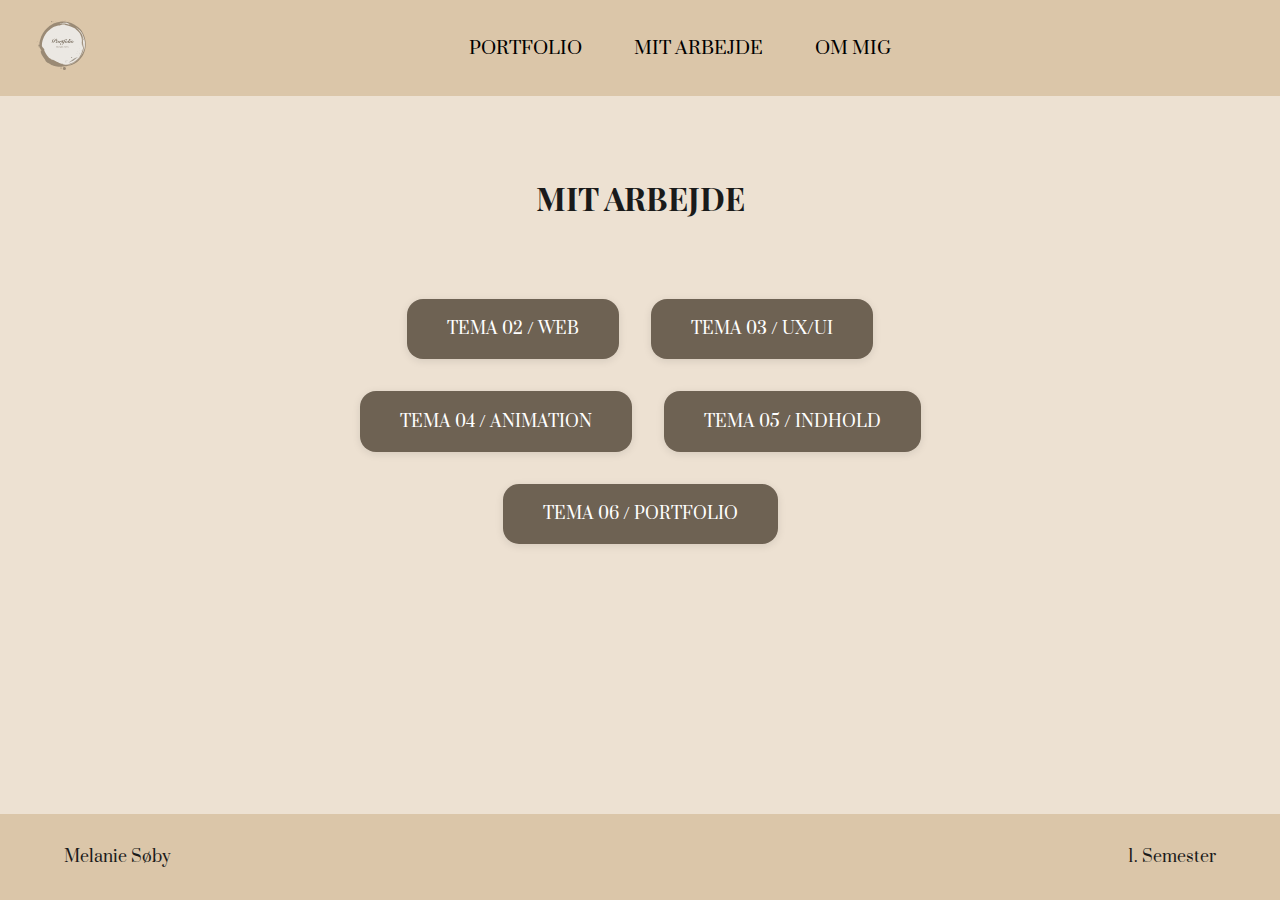
<file: mitarbejde.html>
<!DOCTYPE html>
<html lang="en">
  <head>
    <meta charset="UTF-8" />
    <meta name="viewport" content="width=device-width, initial-scale=1.0" />
    <link rel="icon" type="image/svg+xml" href="svg/logo_2.svg" />
    <link rel="stylesheet" href="css/mitarbejde.css" />
    <link rel="stylesheet" href="css/generel.css" />
    <title>Mit arbejde</title>
  </head>
  <body>
    <div class="page-wrapper">
      <header>
        <div class="logo">
          <a href="index.html"> <img src="svg/logo_2.svg" alt="logo" /> </a>
        </div>

        <nav>
          <ul class="menu">
            <li><a href="index.html">PORTFOLIO</a></li>
            <li><a href="mitarbejde.html">MIT ARBEJDE</a></li>
            <li><a href="ommig.html">OM MIG</a></li>
          </ul>
          <div class="burger">
            <div class="line"></div>
            <div class="line"></div>
            <div class="line"></div>
          </div>
        </nav>
      </header>
      <main>
        <section class="tema-menu">
          <h2>MIT ARBEJDE</h2>
          <div class="tema-buttons">
            <a href="tema02.html" class="tema-box">TEMA 02 / WEB</a>
            <a href="tema03.html" class="tema-box">TEMA 03 / UX/UI</a>
            <a href="tema04.html" class="tema-box">TEMA 04 / ANIMATION</a>
            <a href="tema05.html" class="tema-box">TEMA 05 / INDHOLD</a>
            <a href="tema06.html" class="tema-box">TEMA 06 / PORTFOLIO</a>
          </div>
        </section>
      </main>
    </div>

    <footer class="footer">
      <p class="left">Melanie Søby</p>
      <p class="right">1. Semester</p>
    </footer>

    <script src="menu.js"></script>
  </body>
</html>
</file>
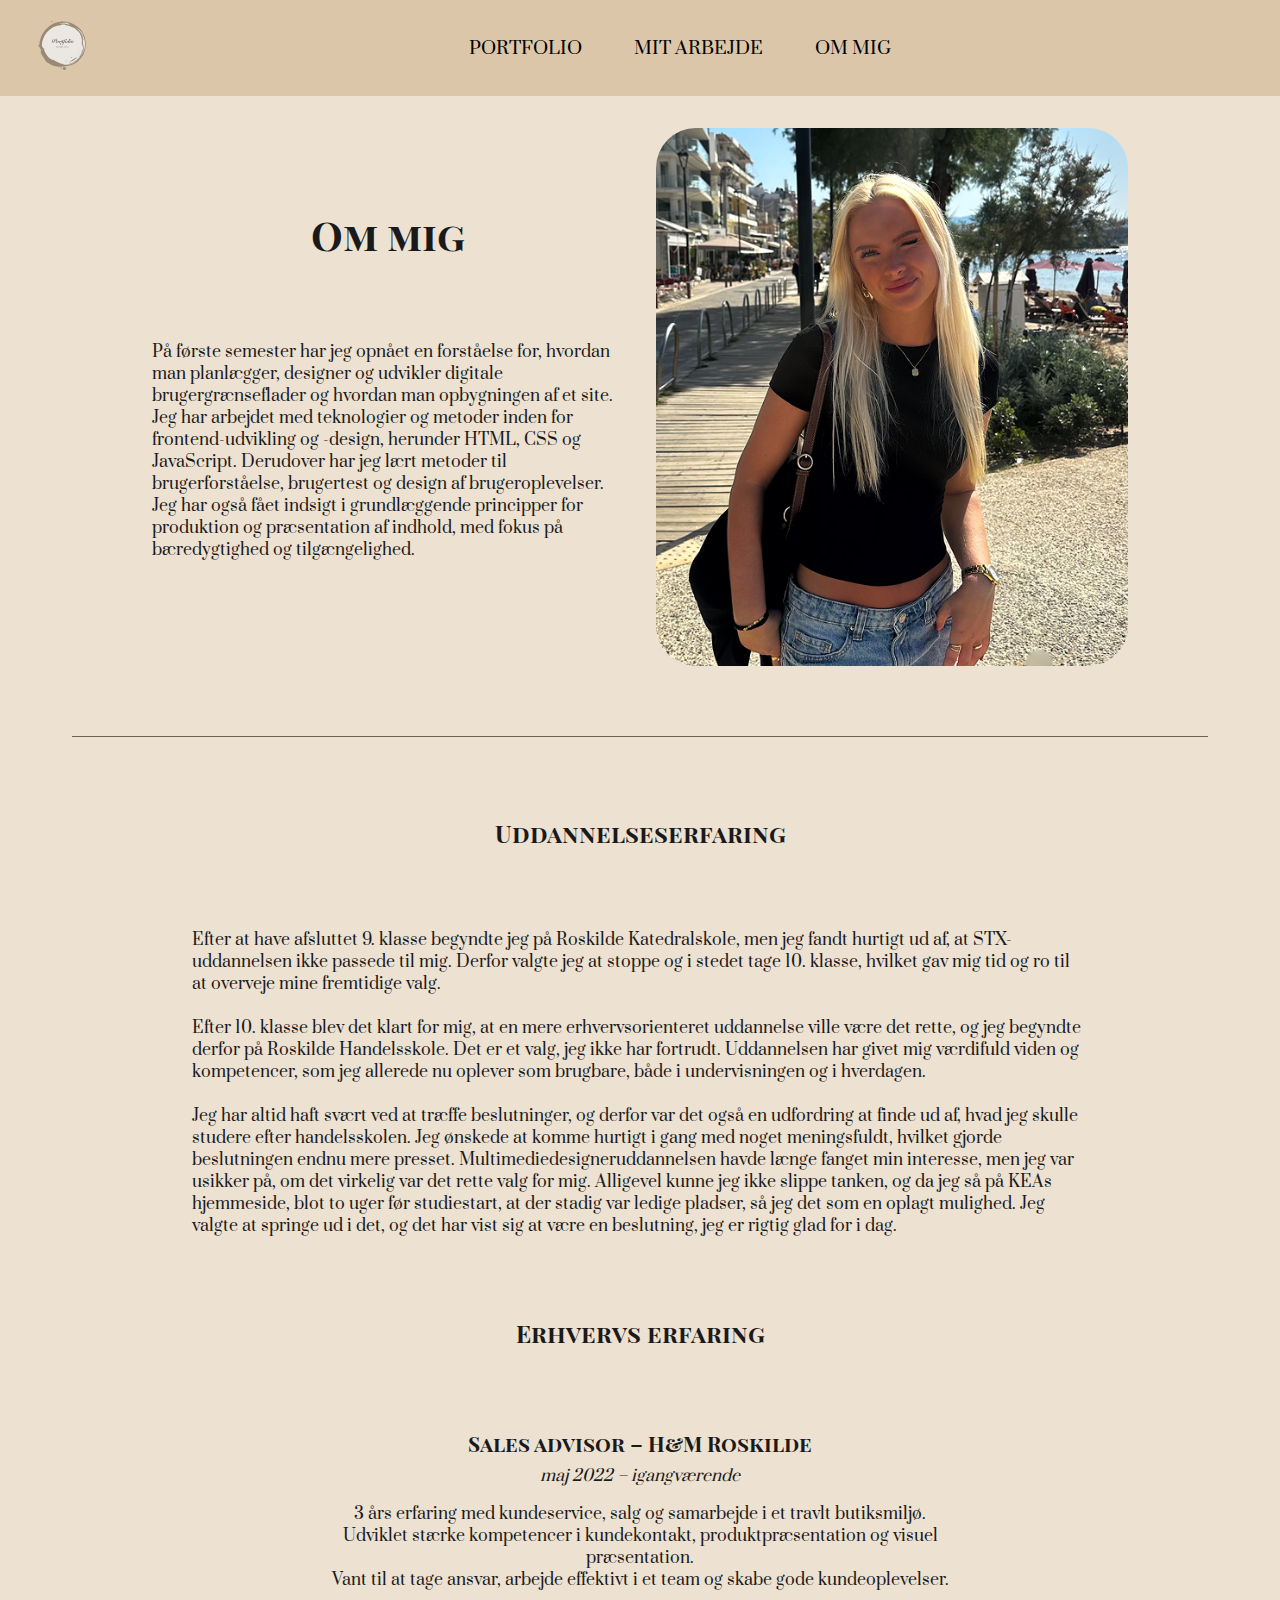
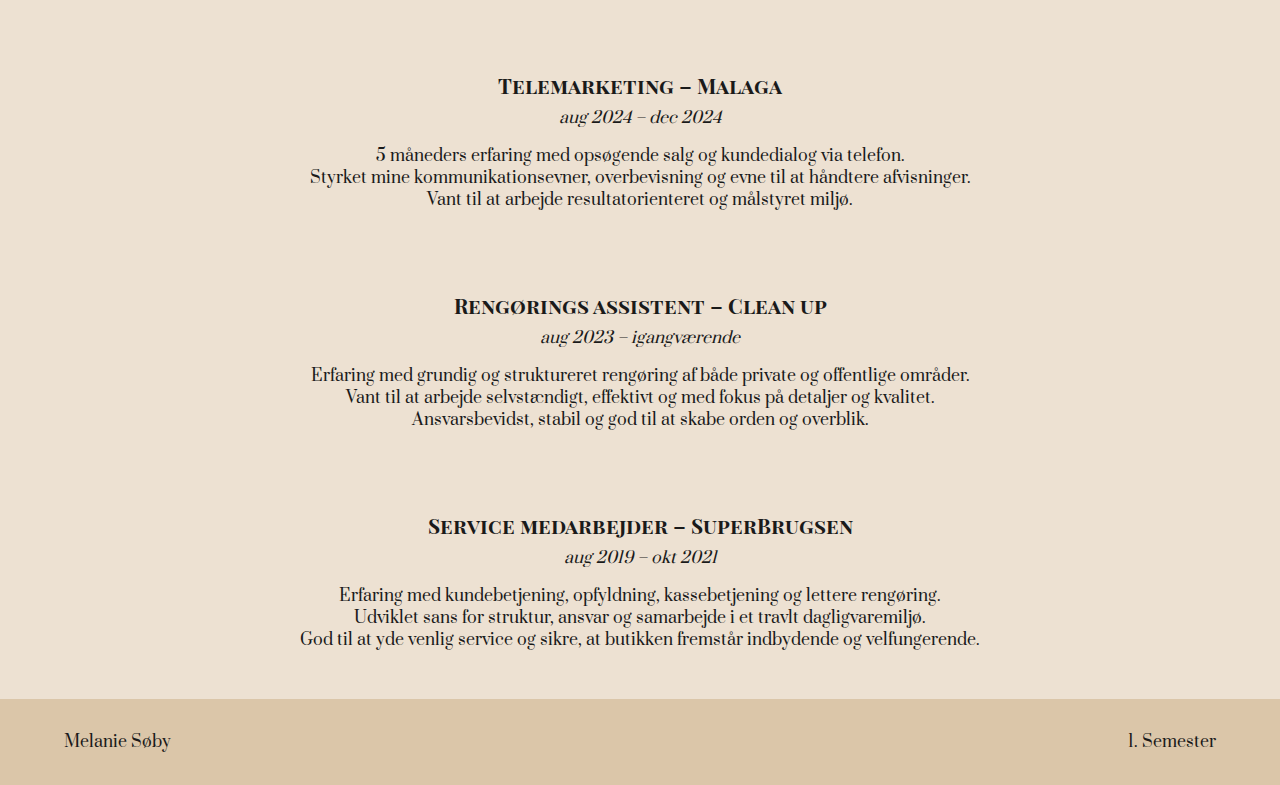
<file: ommig.html>
<!DOCTYPE html>
<html lang="en">
  <head>
    <meta charset="UTF-8" />
    <meta name="viewport" content="width=device-width, initial-scale=1.0" />
    <link rel="icon" type="image/svg+xml" href="svg/logo_2.svg" />
    <link rel="stylesheet" href="css/generel.css" />
    <link rel="stylesheet" href="css/ommig.css" />
    <title>Om mig</title>
  </head>
  <body>
    <header>
      <div class="logo">
        <a href="index.html"> <img src="svg/logo_2.svg" alt="logo" /> </a>
      </div>

      <nav>
        <ul class="menu">
          <li><a href="index.html">PORTFOLIO</a></li>
          <li><a href="mitarbejde.html">MIT ARBEJDE</a></li>
          <li><a href="ommig.html">OM MIG</a></li>
        </ul>
        <div class="burger">
          <div class="line"></div>
          <div class="line"></div>
          <div class="line"></div>
        </div>
      </nav>
    </header>

    <main>
      <section class="container">
        <section class="content">
          <div class="text">
            <h1>Om mig</h1>
            <p>
              På første semester har jeg opnået en forståelse for, hvordan man planlægger, designer og udvikler digitale brugergrænseflader og hvordan man opbygningen af et site. Jeg har arbejdet med teknologier og metoder inden for
              frontend-udvikling og -design, herunder HTML, CSS og JavaScript. Derudover har jeg lært metoder til brugerforståelse, brugertest og design af brugeroplevelser. Jeg har også fået indsigt i grundlæggende principper for produktion og
              præsentation af indhold, med fokus på bæredygtighed og tilgængelighed.
            </p>
          </div>
          <div class="image">
            <img src="img/mig.jpg" alt="Melanie Søby" />
          </div>
        </section>
        <hr class="section-divider" />
      </section>

      <section class="ue">
        <h2>Uddannelseserfaring</h2>
        <p>
          Efter at have afsluttet 9. klasse begyndte jeg på Roskilde Katedralskole, men jeg fandt hurtigt ud af, at STX-uddannelsen ikke passede til mig. Derfor valgte jeg at stoppe og i stedet tage 10. klasse, hvilket gav mig tid og ro til at
          overveje mine fremtidige valg.
        </p>
        <br />
        <p>
          Efter 10. klasse blev det klart for mig, at en mere erhvervsorienteret uddannelse ville være det rette, og jeg begyndte derfor på Roskilde Handelsskole. Det er et valg, jeg ikke har fortrudt. Uddannelsen har givet mig værdifuld viden og
          kompetencer, som jeg allerede nu oplever som brugbare, både i undervisningen og i hverdagen.
        </p>
        <br />
        <p>
          Jeg har altid haft svært ved at træffe beslutninger, og derfor var det også en udfordring at finde ud af, hvad jeg skulle studere efter handelsskolen. Jeg ønskede at komme hurtigt i gang med noget meningsfuldt, hvilket gjorde beslutningen
          endnu mere presset. Multimediedesigneruddannelsen havde længe fanget min interesse, men jeg var usikker på, om det virkelig var det rette valg for mig. Alligevel kunne jeg ikke slippe tanken, og da jeg så på KEAs hjemmeside, blot to uger
          før studiestart, at der stadig var ledige pladser, så jeg det som en oplagt mulighed. Jeg valgte at springe ud i det, og det har vist sig at være en beslutning, jeg er rigtig glad for i dag.
        </p>
      </section>

      <h2>Erhvervs erfaring</h2>

      <section class="job">
        <h2>Sales advisor – H&M Roskilde</h2>
        <p class="period">maj 2022 – igangværende</p>
        <p>
          3 års erfaring med kundeservice, salg og samarbejde i et travlt butiksmiljø.<br />
          Udviklet stærke kompetencer i kundekontakt, produktpræsentation og visuel præsentation.<br />
          Vant til at tage ansvar, arbejde effektivt i et team og skabe gode kundeoplevelser.
        </p>
      </section>

      <section class="job">
        <h2>Telemarketing – Malaga</h2>
        <p class="period">aug 2024 – dec 2024</p>
        <p>
          5 måneders erfaring med opsøgende salg og kundedialog via telefon.<br />
          Styrket mine kommunikationsevner, overbevisning og evne til at håndtere afvisninger.<br />
          Vant til at arbejde resultatorienteret og målstyret miljø.
        </p>
      </section>

      <section class="job">
        <h2>Rengørings assistent – Clean up</h2>
        <p class="period">aug 2023 – igangværende</p>
        <p>
          Erfaring med grundig og struktureret rengøring af både private og offentlige områder.<br />
          Vant til at arbejde selvstændigt, effektivt og med fokus på detaljer og kvalitet.<br />
          Ansvarsbevidst, stabil og god til at skabe orden og overblik.
        </p>
      </section>

      <section class="job">
        <h2>Service medarbejder – SuperBrugsen</h2>
        <p class="period">aug 2019 – okt 2021</p>
        <p>
          Erfaring med kundebetjening, opfyldning, kassebetjening og lettere rengøring.<br />
          Udviklet sans for struktur, ansvar og samarbejde i et travlt dagligvaremiljø.<br />
          God til at yde venlig service og sikre, at butikken fremstår indbydende og velfungerende.
        </p>
      </section>
    </main>
    <footer class="footer">
      <p class="left">Melanie Søby</p>
      <p class="right">1. Semester</p>
    </footer>
    <script src="menu.js"></script>
  </body>
</html>
</file>
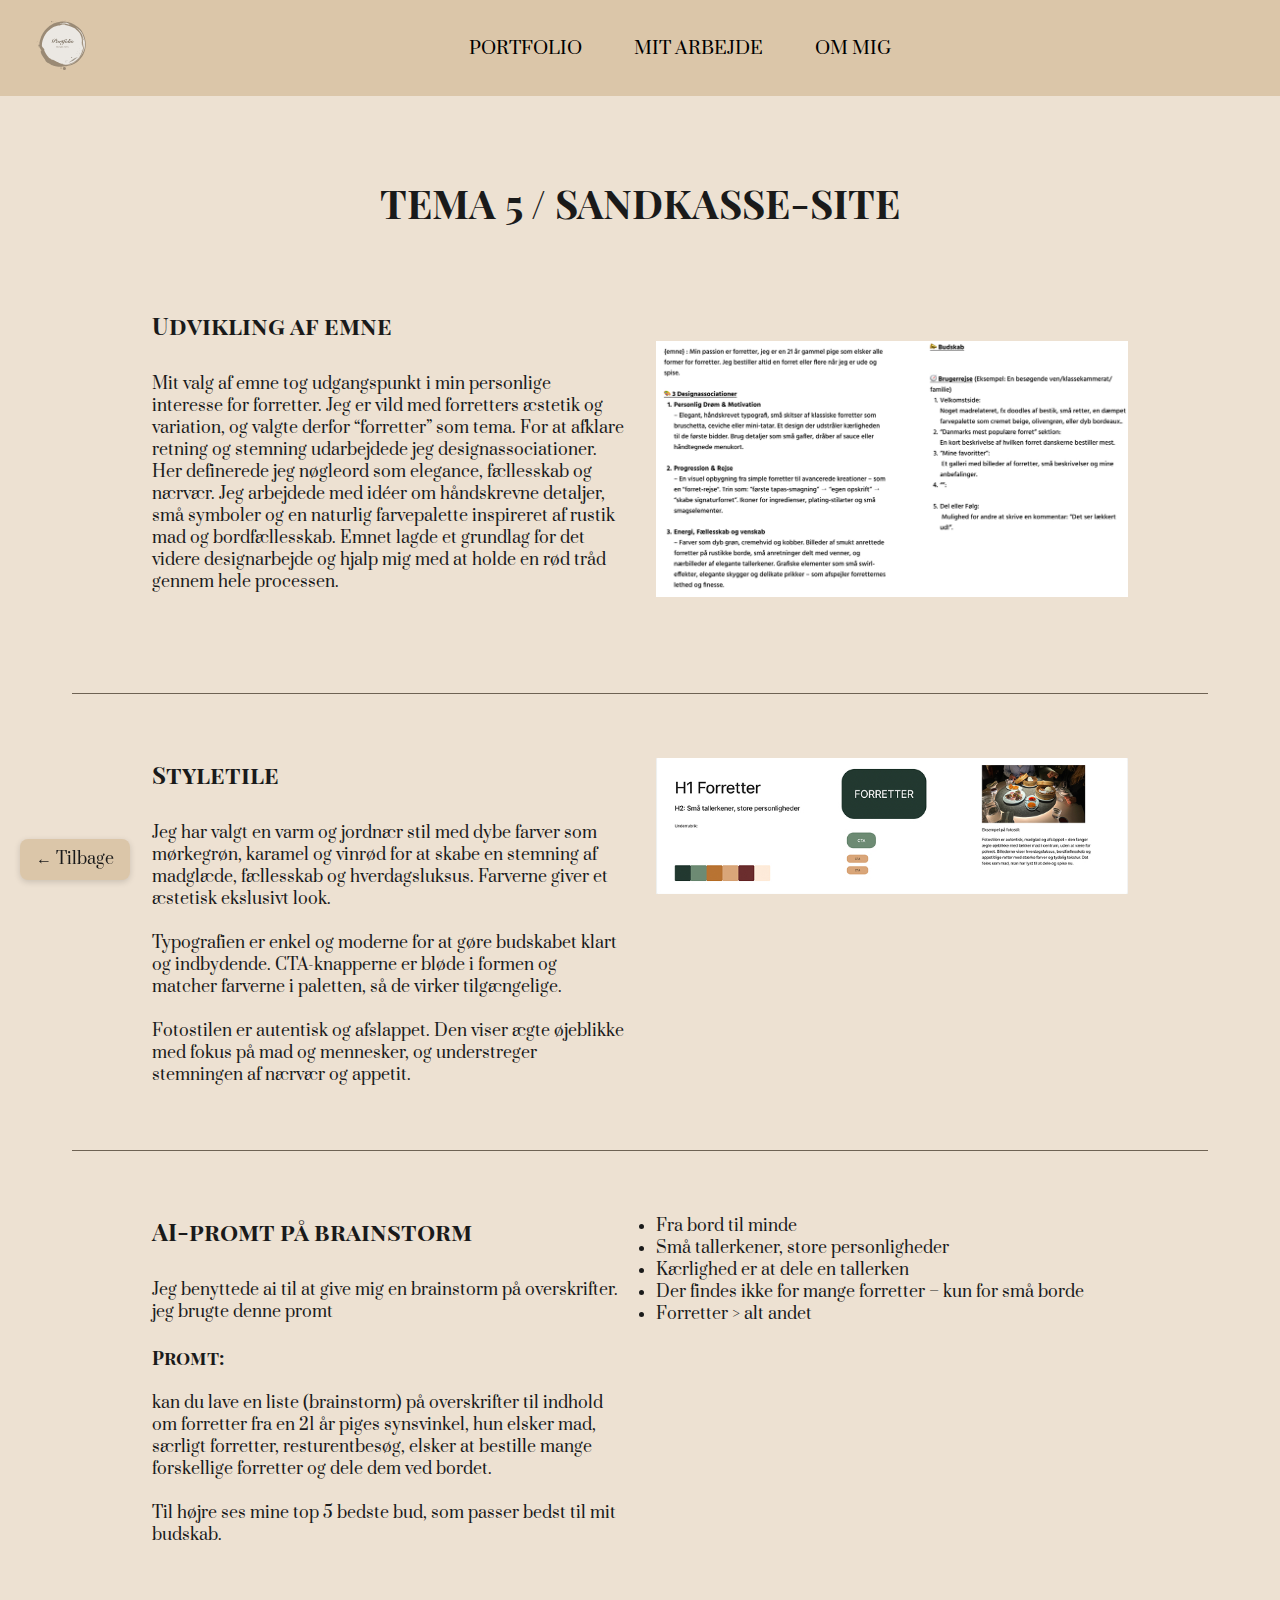
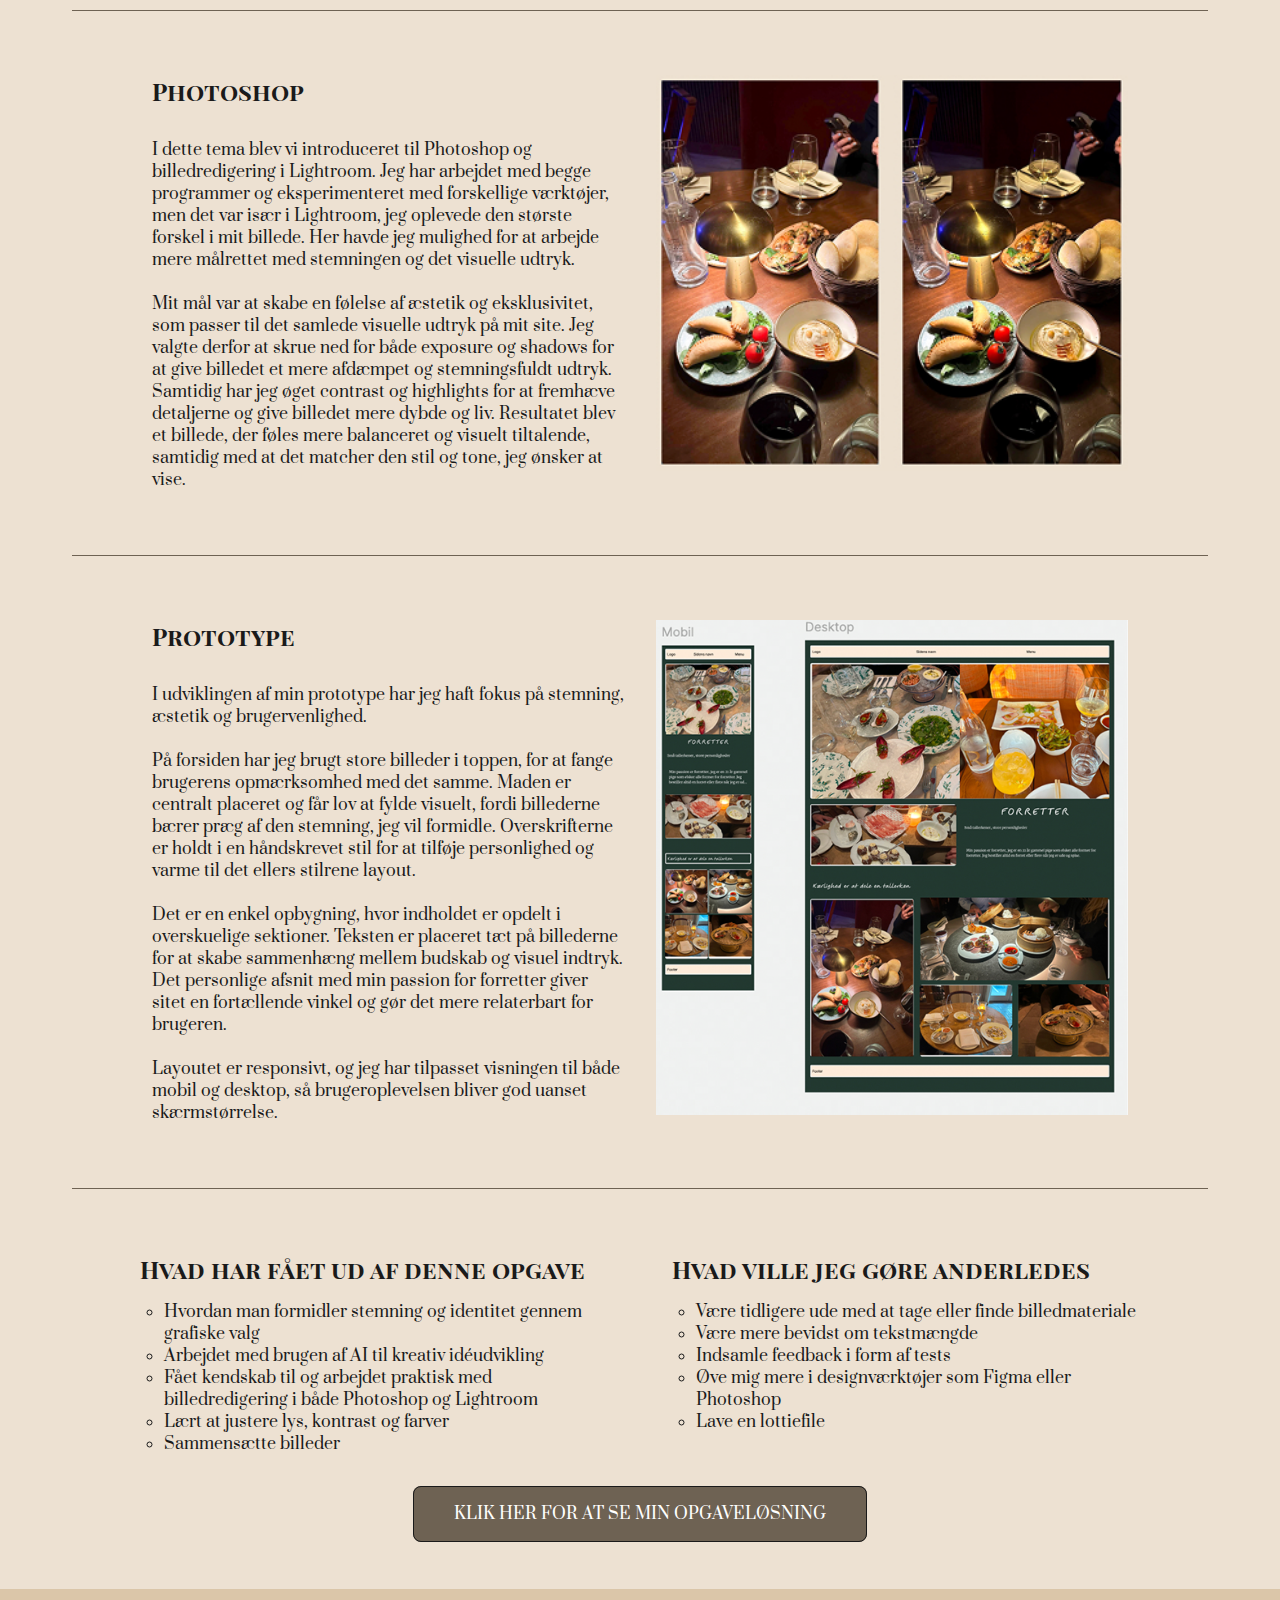
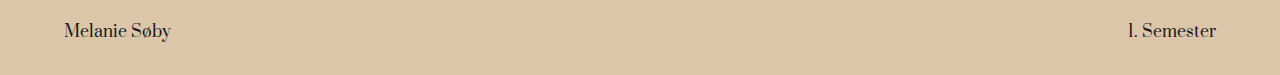
<file: sandkasse.html>
<!DOCTYPE html>
<html lang="en">
  <head>
    <meta charset="UTF-8" />
    <meta name="viewport" content="width=device-width, initial-scale=1.0" />
    <link rel="icon" type="image/svg+xml" href="svg/logo_2.svg" />
    <link rel="stylesheet" href="css/generel.css" />
    <link rel="stylesheet" href="css/sandkasse.css" />
    <title>Sandkasse-site</title>
  </head>
  <body>
    <header>
      <div class="logo">
        <a href="index.html"> <img src="svg/logo_2.svg" alt="logo" /> </a>
      </div>

      <nav>
        <ul class="menu">
          <li><a href="index.html">PORTFOLIO</a></li>
          <li><a href="mitarbejde.html">MIT ARBEJDE</a></li>
          <li><a href="ommig.html">OM MIG</a></li>
        </ul>
        <div class="burger">
          <div class="line"></div>
          <div class="line"></div>
          <div class="line"></div>
        </div>
      </nav>
    </header>
    <main>
      <section class="container">
        <h1>TEMA 5 / SANDKASSE-SITE</h1>
        <section class="content">
          <div class="text">
            <h2>Udvikling af emne</h2>
            <p>
              Mit valg af emne tog udgangspunkt i min personlige interesse for forretter. Jeg er vild med forretters æstetik og variation, og valgte derfor “forretter” som tema. For at afklare retning og stemning udarbejdede jeg designassociationer.
              Her definerede jeg nøgleord som elegance, fællesskab og nærvær. Jeg arbejdede med idéer om håndskrevne detaljer, små symboler og en naturlig farvepalette inspireret af rustik mad og bordfællesskab. Emnet lagde et grundlag for det videre
              designarbejde og hjalp mig med at holde en rød tråd gennem hele processen.
            </p>
          </div>
          <div class="image">
            <img src="img/udvikling.jpg" alt="Udvikling af emne" class="emne" />
          </div>
        </section>
        <hr class="section-divider" />
      </section>

      <section class="container">
        <section class="content">
          <div class="text">
            <h2>Styletile</h2>
            <p>Jeg har valgt en varm og jordnær stil med dybe farver som mørkegrøn, karamel og vinrød for at skabe en stemning af madglæde, fællesskab og hverdagsluksus. Farverne giver et æstetisk ekslusivt look.</p>
            <br />
            <p>Typografien er enkel og moderne for at gøre budskabet klart og indbydende. CTA-knapperne er bløde i formen og matcher farverne i paletten, så de virker tilgængelige.</p>
            <br />
            <p>Fotostilen er autentisk og afslappet. Den viser ægte øjeblikke med fokus på mad og mennesker, og understreger stemningen af nærvær og appetit.</p>
          </div>
          <div class="image">
            <img src="img/styletile05.jpg" alt="Styletile" />
          </div>
        </section>
        <hr class="section-divider" />
      </section>

      <section class="container">
        <section class="content">
          <div class="text">
            <h2>AI-promt på brainstorm</h2>
            <p>Jeg benyttede ai til at give mig en brainstorm på overskrifter. jeg brugte denne promt</p>
            <br />
            <h3>Promt:</h3>
            <br />
            <p>kan du lave en liste (brainstorm) på overskrifter til indhold om forretter fra en 21 år piges synsvinkel, hun elsker mad, særligt forretter, resturentbesøg, elsker at bestille mange forskellige forretter og dele dem ved bordet.</p>
            <br />
            <p>Til højre ses mine top 5 bedste bud, som passer bedst til mit budskab.</p>
          </div>
          <div class="image">
            <ul>
              <li>Fra bord til minde</li>

              <li>Små tallerkener, store personligheder</li>

              <li>Kærlighed er at dele en tallerken</li>

              <li>Der findes ikke for mange forretter – kun for små borde</li>

              <li>Forretter > alt andet</li>
            </ul>
          </div>
        </section>
        <hr class="section-divider" />
      </section>

      <section class="container">
        <section class="content">
          <div class="text">
            <h2>Photoshop</h2>
            <p>
              I dette tema blev vi introduceret til Photoshop og billedredigering i Lightroom. Jeg har arbejdet med begge programmer og eksperimenteret med forskellige værktøjer, men det var især i Lightroom, jeg oplevede den største forskel i mit
              billede. Her havde jeg mulighed for at arbejde mere målrettet med stemningen og det visuelle udtryk.
            </p>
            <br />
            <p>
              Mit mål var at skabe en følelse af æstetik og eksklusivitet, som passer til det samlede visuelle udtryk på mit site. Jeg valgte derfor at skrue ned for både exposure og shadows for at give billedet et mere afdæmpet og stemningsfuldt
              udtryk. Samtidig har jeg øget contrast og highlights for at fremhæve detaljerne og give billedet mere dybde og liv. Resultatet blev et billede, der føles mere balanceret og visuelt tiltalende, samtidig med at det matcher den stil og
              tone, jeg ønsker at vise.
            </p>
          </div>
          <div class="image">
            <img src="img/photoshop.jpg" alt="før og efter" />
          </div>
        </section>
        <hr class="section-divider" />
      </section>

      <section class="container">
        <section class="content">
          <div class="text">
            <h2>Prototype</h2>
            <p>I udviklingen af min prototype har jeg haft fokus på stemning, æstetik og brugervenlighed.</p>
            <br />
            <p>
              På forsiden har jeg brugt store billeder i toppen, for at fange brugerens opmærksomhed med det samme. Maden er centralt placeret og får lov at fylde visuelt, fordi billederne bærer præg af den stemning, jeg vil formidle. Overskrifterne
              er holdt i en håndskrevet stil for at tilføje personlighed og varme til det ellers stilrene layout.
            </p>
            <br />
            <p>
              Det er en enkel opbygning, hvor indholdet er opdelt i overskuelige sektioner. Teksten er placeret tæt på billederne for at skabe sammenhæng mellem budskab og visuel indtryk. Det personlige afsnit med min passion for forretter giver
              sitet en fortællende vinkel og gør det mere relaterbart for brugeren.
            </p>
            <br />
            <p>Layoutet er responsivt, og jeg har tilpasset visningen til både mobil og desktop, så brugeroplevelsen bliver god uanset skærmstørrelse.</p>
          </div>
          <div class="image">
            <img src="img/prototype05.jpg" alt="Prototype" />
          </div>
        </section>
        <hr class="section-divider" />
      </section>

      <section class="refleksion-section">
        <div class="refleksion-container">
          <div class="colonne">
            <h2>Hvad har fået ud af denne opgave</h2>
            <ul>
              <li>Hvordan man formidler stemning og identitet gennem grafiske valg</li>
              <li>Arbejdet med brugen af AI til kreativ idéudvikling</li>
              <li>Fået kendskab til og arbejdet praktisk med billedredigering i både Photoshop og Lightroom</li>
              <li>Lært at justere lys, kontrast og farver</li>
              <li>Sammensætte billeder</li>
            </ul>
          </div>
          <div class="colonne">
            <h2>Hvad ville jeg gøre anderledes</h2>
            <ul>
              <li>Være tidligere ude med at tage eller finde billedmateriale</li>
              <li>Være mere bevidst om tekstmængde</li>
              <li>Indsamle feedback i form af tests</li>
              <li>Øve mig mere i designværktøjer som Figma eller Photoshop</li>
              <li>Lave en lottiefile</li>
            </ul>
          </div>
        </div>

        <div class="knap-wrapper">
          <a href="https://melaniesoby.dk/mmd/sandkasse-site/index.html" target="_blank" class="cta-knap">KLIK HER FOR AT SE MIN OPGAVELØSNING</a>
        </div>
      </section>

      <a href="tema05.html" class="back-button">← Tilbage</a>
    </main>
    <footer class="footer">
      <p class="left">Melanie Søby</p>
      <p class="right">1. Semester</p>
    </footer>
    <script src="menu.js"></script>
  </body>
</html>
</file>
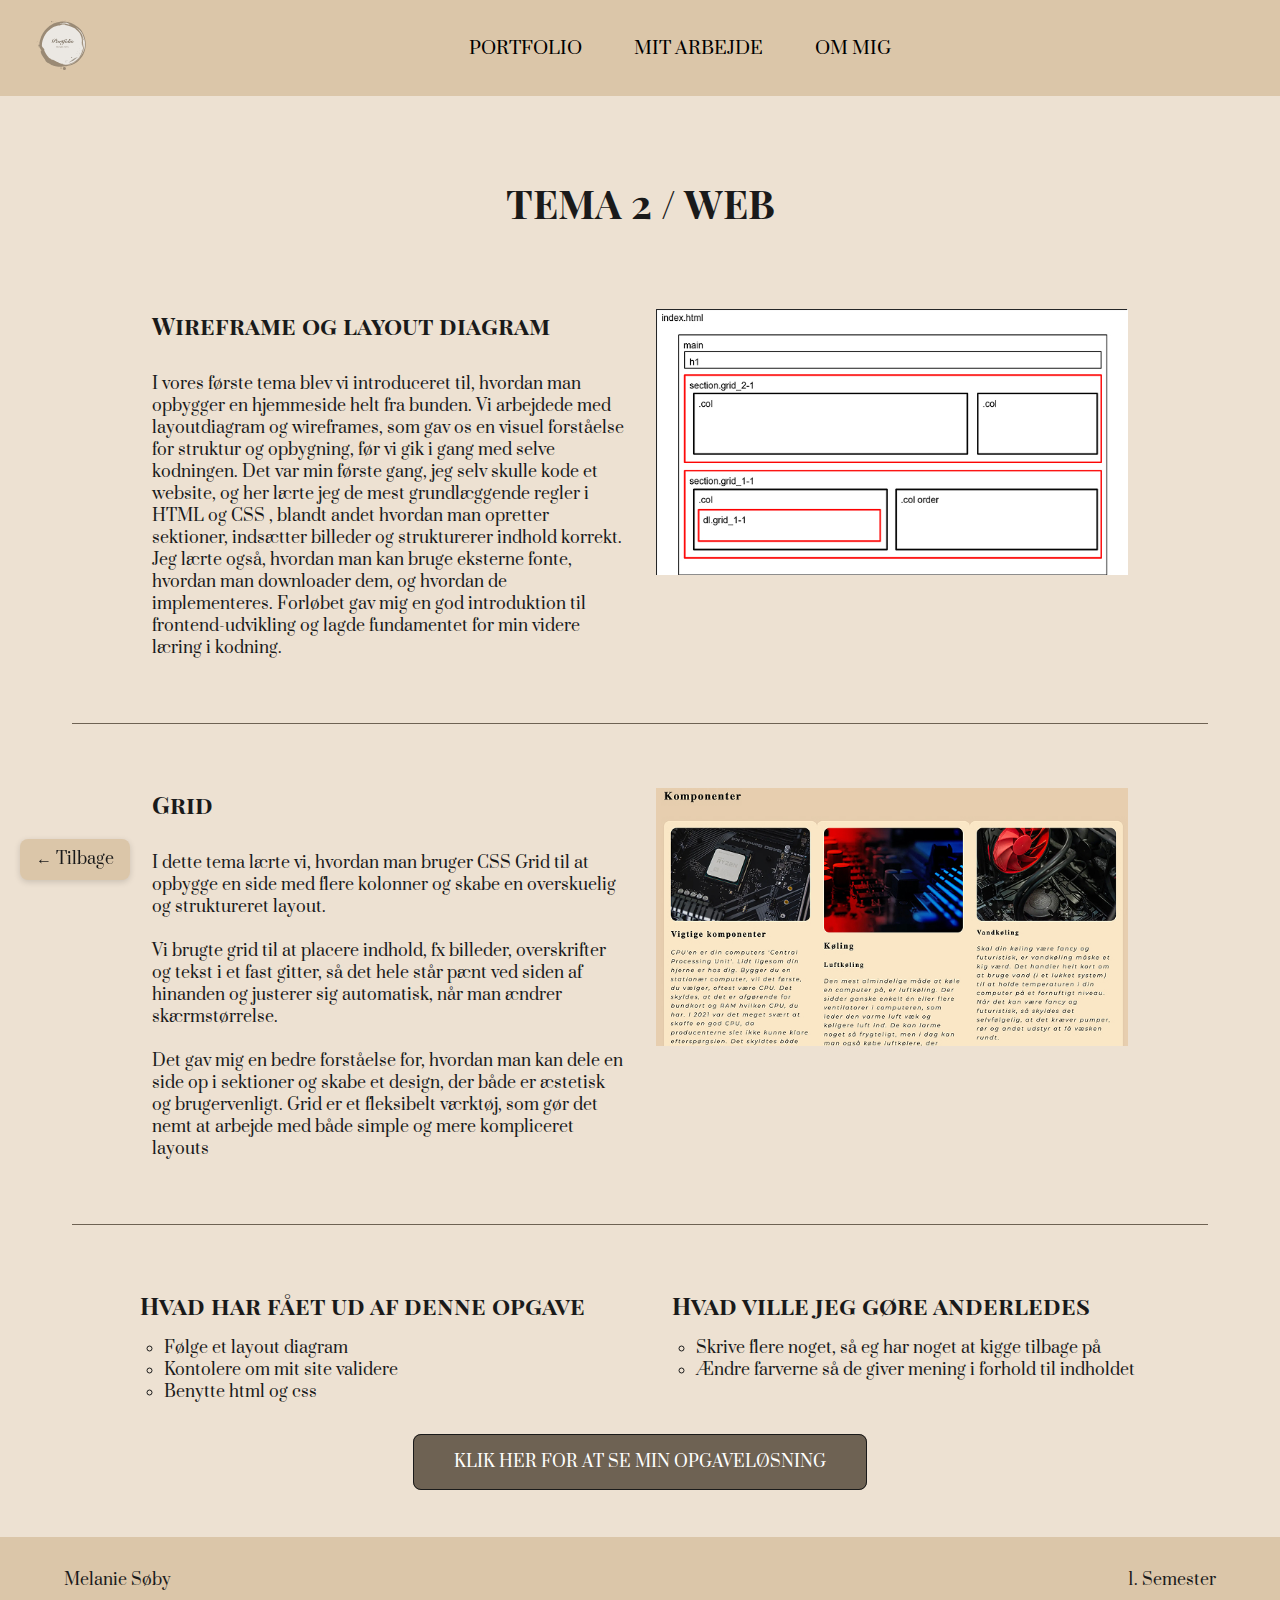
<file: tema02.html>
<!DOCTYPE html>
<html lang="en">
  <head>
    <meta charset="UTF-8" />
    <meta name="viewport" content="width=device-width, initial-scale=1.0" />
    <link rel="icon" type="image/svg+xml" href="svg/logo_2.svg" />
    <link rel="stylesheet" href="css/generel.css" />
    <link rel="stylesheet" href="css/tema02.css" />
    <title>Tema 02</title>
  </head>
  <body>
    <header>
      <div class="logo">
        <a href="index.html"> <img src="svg/logo_2.svg" alt="logo" /> </a>
      </div>

      <nav>
        <ul class="menu">
          <li><a href="index.html">PORTFOLIO</a></li>
          <li><a href="mitarbejde.html">MIT ARBEJDE</a></li>
          <li><a href="ommig.html">OM MIG</a></li>
        </ul>
        <div class="burger">
          <div class="line"></div>
          <div class="line"></div>
          <div class="line"></div>
        </div>
      </nav>
    </header>
    <main>
      <section class="container">
        <h1>TEMA 2 / WEB</h1>
        <section class="content">
          <div class="text">
            <h2>Wireframe og layout diagram</h2>
            <p>
              I vores første tema blev vi introduceret til, hvordan man opbygger en hjemmeside helt fra bunden. Vi arbejdede med layoutdiagram og wireframes, som gav os en visuel forståelse for struktur og opbygning, før vi gik i gang med selve
              kodningen. Det var min første gang, jeg selv skulle kode et website, og her lærte jeg de mest grundlæggende regler i HTML og CSS , blandt andet hvordan man opretter sektioner, indsætter billeder og strukturerer indhold korrekt. Jeg
              lærte også, hvordan man kan bruge eksterne fonte, hvordan man downloader dem, og hvordan de implementeres. Forløbet gav mig en god introduktion til frontend-udvikling og lagde fundamentet for min videre læring i kodning.
            </p>
          </div>
          <div class="image">
            <img src="img/layoutdiagram.jpg" alt="Layoutdiagram" />
          </div>
        </section>
        <hr class="section-divider" />
      </section>

      <section class="container">
        <section class="content">
          <div class="text">
            <h2>Grid</h2>
            <p>I dette tema lærte vi, hvordan man bruger CSS Grid til at opbygge en side med flere kolonner og skabe en overskuelig og struktureret layout.</p>
            <br />
            <p>Vi brugte grid til at placere indhold, fx billeder, overskrifter og tekst i et fast gitter, så det hele står pænt ved siden af hinanden og justerer sig automatisk, når man ændrer skærmstørrelse.</p>
            <br />
            <p>
              Det gav mig en bedre forståelse for, hvordan man kan dele en side op i sektioner og skabe et design, der både er æstetisk og brugervenligt. Grid er et fleksibelt værktøj, som gør det nemt at arbejde med både simple og mere kompliceret
              layouts
            </p>
          </div>
          <div class="image">
            <img src="img/grid.jpg" alt="Layoutdiagram" />
          </div>
        </section>
        <hr class="section-divider" />
      </section>

      <section class="refleksion-section">
        <div class="refleksion-container">
          <div class="colonne">
            <h2>Hvad har fået ud af denne opgave</h2>
            <ul>
              <li>Følge et layout diagram</li>
              <li>Kontolere om mit site validere</li>
              <li>Benytte html og css</li>
            </ul>
          </div>

          <div class="colonne">
            <h2>Hvad ville jeg gøre anderledes</h2>
            <ul>
              <li>Skrive flere noget, så eg har noget at kigge tilbage på</li>
              <li>Ændre farverne så de giver mening i forhold til indholdet</li>
            </ul>
          </div>
        </div>
        <div class="knap-wrapper">
          <a href="https://melaniesoby.dk/mmd/websiteopgave/index.html" target="_blank" class="cta-knap">KLIK HER FOR AT SE MIN OPGAVELØSNING</a>
        </div>
      </section>

      <a href="mitarbejde.html" class="back-button">← Tilbage</a>
    </main>
    <footer class="footer">
      <p class="left">Melanie Søby</p>
      <p class="right">1. Semester</p>
    </footer>
    <script src="menu.js"></script>
  </body>
</html>
</file>
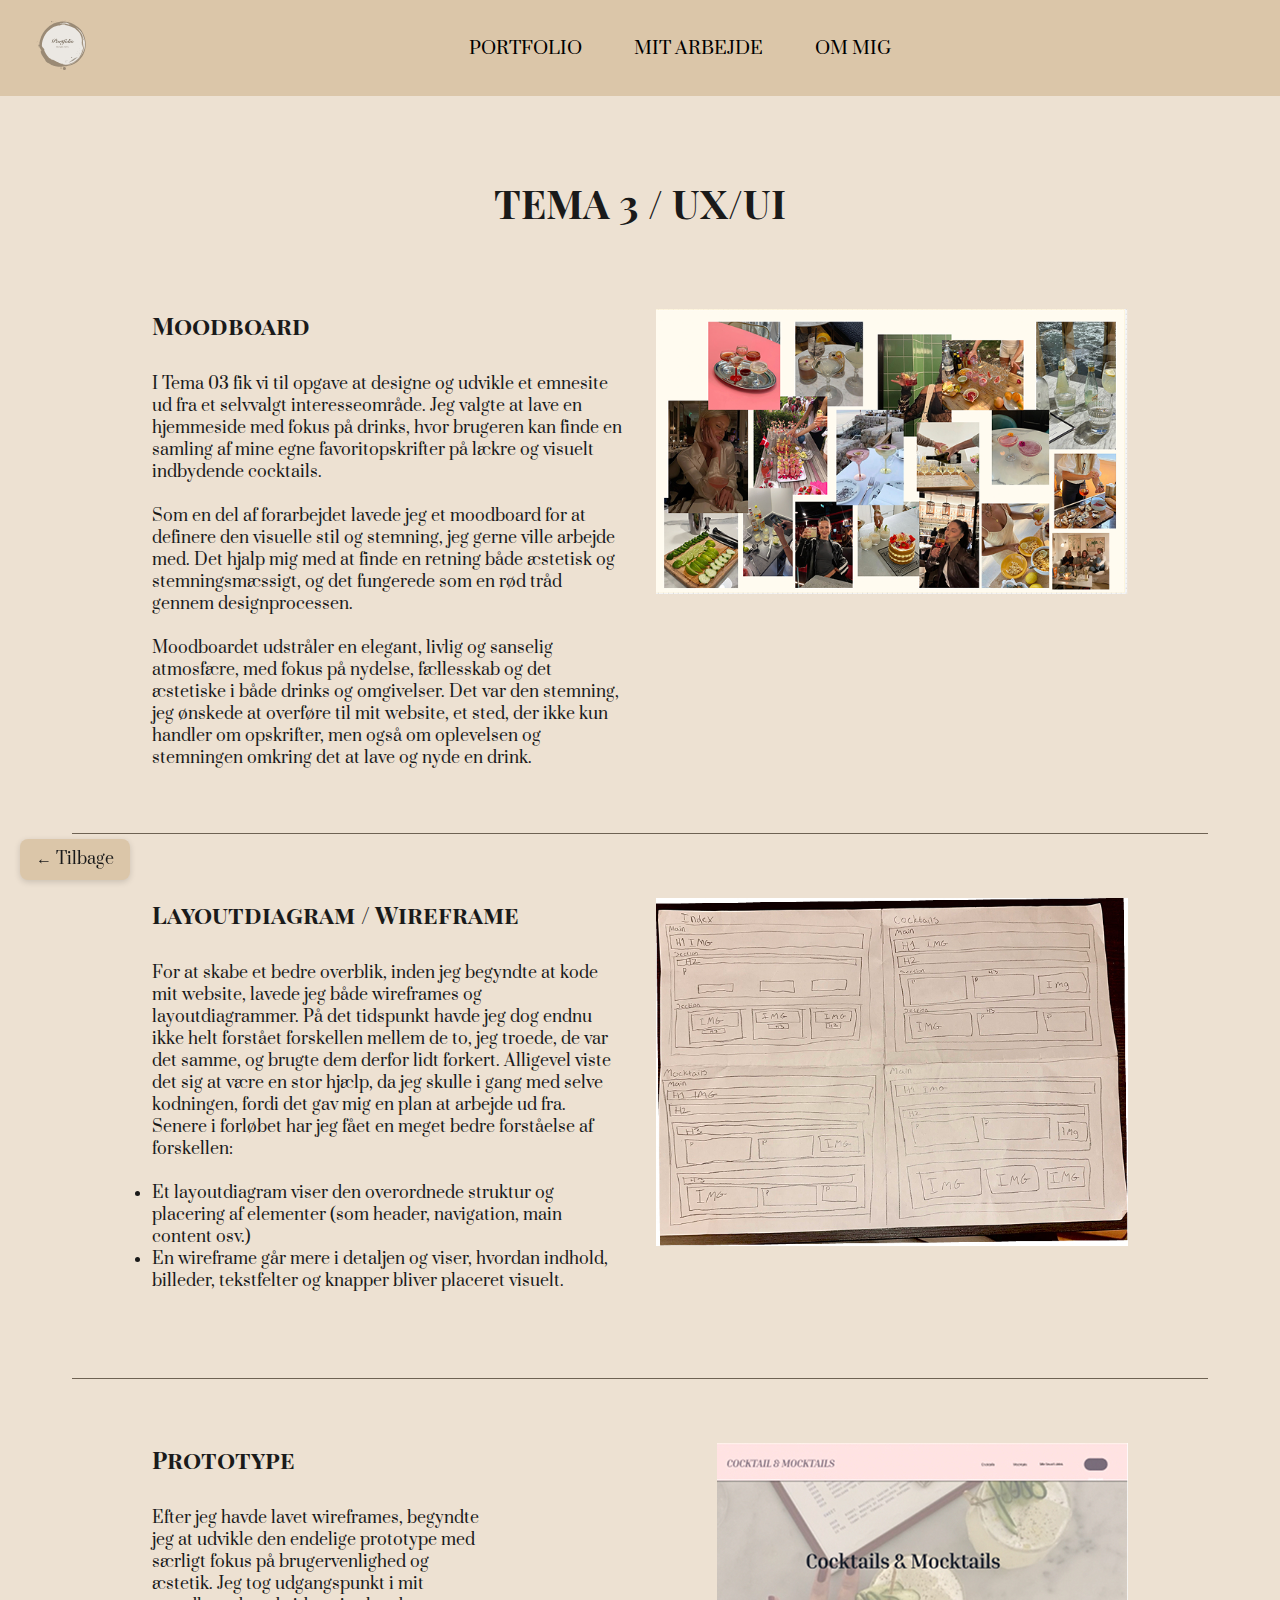
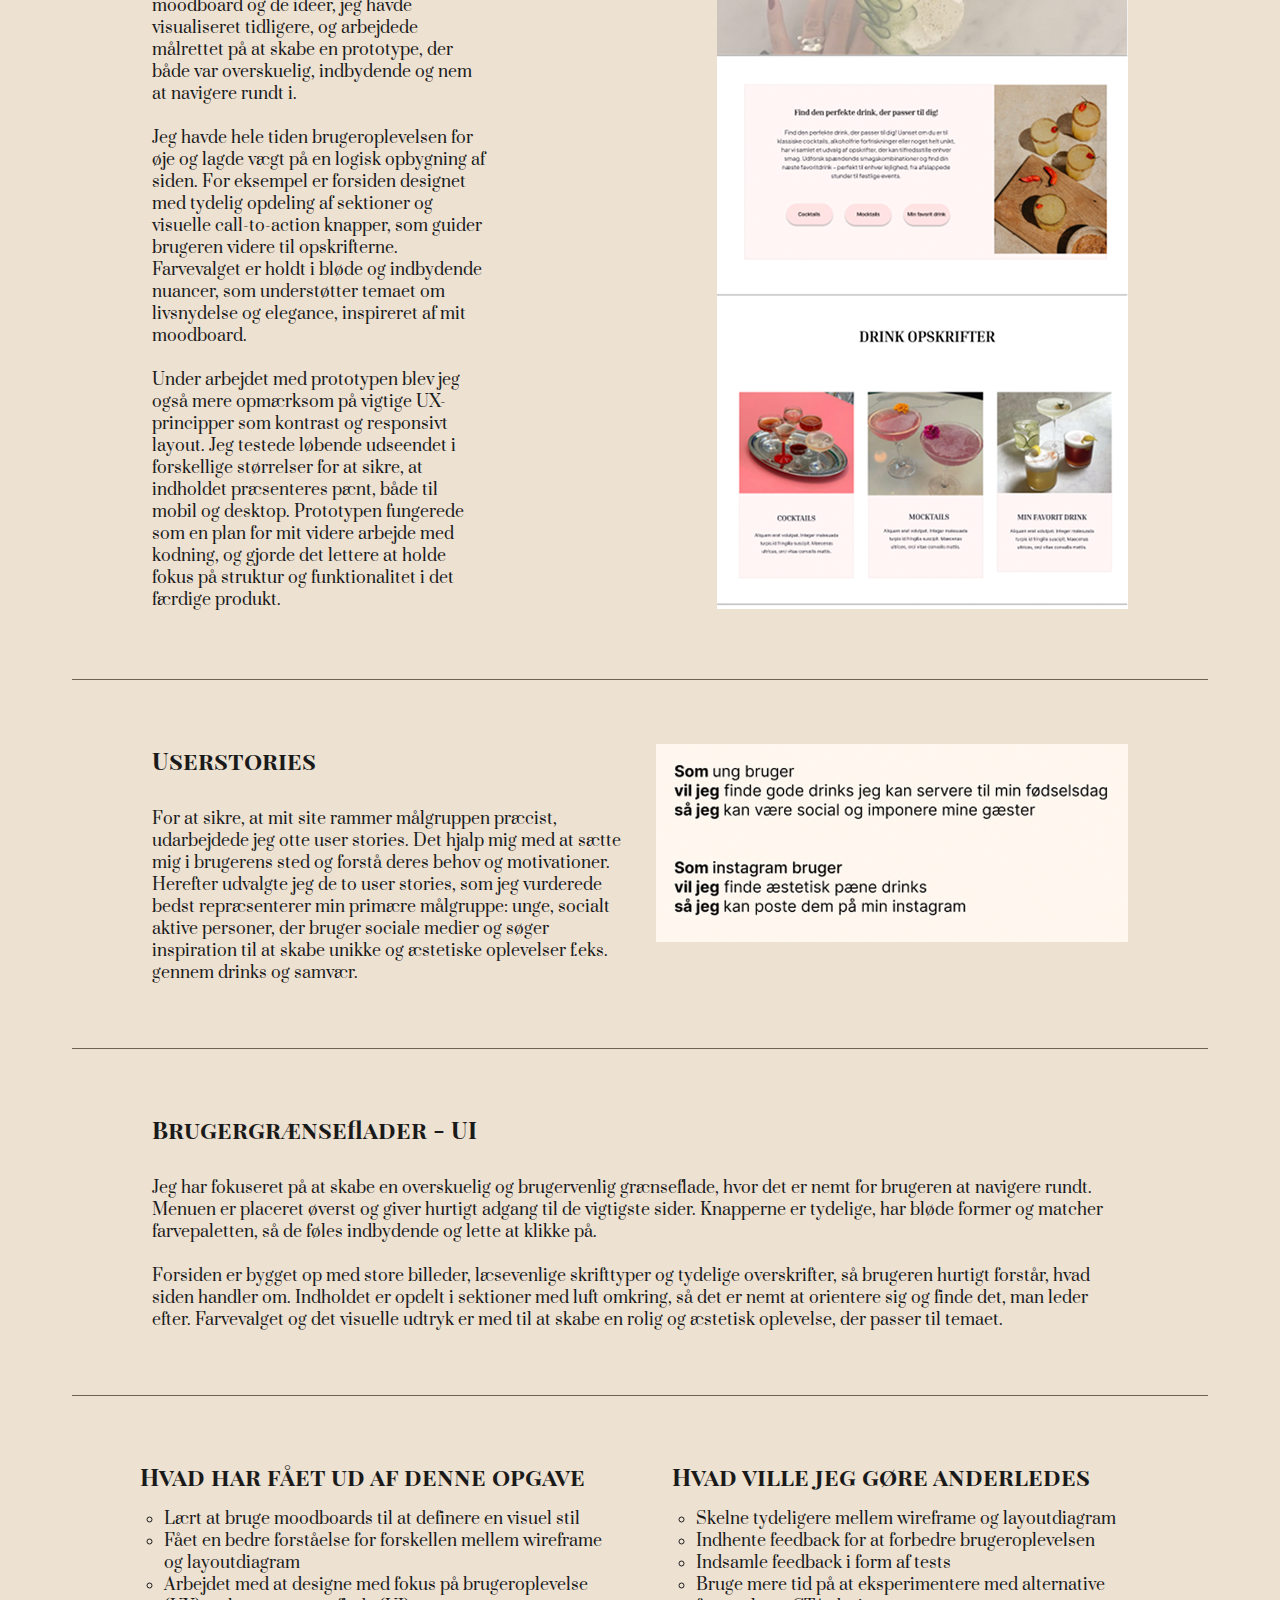
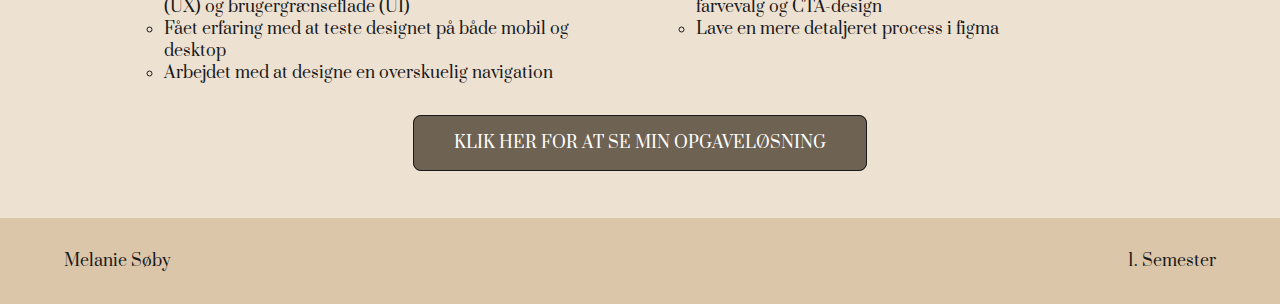
<file: tema03.html>
<!DOCTYPE html>
<html lang="en">
  <head>
    <meta charset="UTF-8" />
    <meta name="viewport" content="width=device-width, initial-scale=1.0" />
    <link rel="icon" type="image/svg+xml" href="svg/logo_2.svg" />
    <link rel="stylesheet" href="css/tema03.css" />
    <link rel="stylesheet" href="css/generel.css" />
    <title>Tema 03</title>
  </head>
  <body>
    <header>
      <div class="logo">
        <a href="index.html"> <img src="svg/logo_2.svg" alt="logo" /> </a>
      </div>

      <nav>
        <ul class="menu">
          <li><a href="index.html">PORTFOLIO</a></li>
          <li><a href="mitarbejde.html">MIT ARBEJDE</a></li>
          <li><a href="ommig.html">OM MIG</a></li>
        </ul>
        <div class="burger">
          <div class="line"></div>
          <div class="line"></div>
          <div class="line"></div>
        </div>
      </nav>
    </header>
    <main>
      <section class="container">
        <h1>TEMA 3 / UX/UI</h1>
        <section class="content">
          <div class="text">
            <h2>Moodboard</h2>
            <p>
              I Tema 03 fik vi til opgave at designe og udvikle et emnesite ud fra et selvvalgt interesseområde. Jeg valgte at lave en hjemmeside med fokus på drinks, hvor brugeren kan finde en samling af mine egne favoritopskrifter på lækre og
              visuelt indbydende cocktails.
            </p>
            <br />
            <p>
              Som en del af forarbejdet lavede jeg et moodboard for at definere den visuelle stil og stemning, jeg gerne ville arbejde med. Det hjalp mig med at finde en retning både æstetisk og stemningsmæssigt, og det fungerede som en rød tråd
              gennem designprocessen.
            </p>
            <br />
            <p>
              Moodboardet udstråler en elegant, livlig og sanselig atmosfære, med fokus på nydelse, fællesskab og det æstetiske i både drinks og omgivelser. Det var den stemning, jeg ønskede at overføre til mit website, et sted, der ikke kun handler
              om opskrifter, men også om oplevelsen og stemningen omkring det at lave og nyde en drink.
            </p>
          </div>
          <div class="image">
            <img src="img/moodboard03.png" alt="Moodboard collage" />
          </div>
        </section>
        <hr class="section-divider" />
      </section>

      <section class="container">
        <section class="content">
          <div class="text">
            <h2>Layoutdiagram / Wireframe</h2>
            <p>
              For at skabe et bedre overblik, inden jeg begyndte at kode mit website, lavede jeg både wireframes og layoutdiagrammer. På det tidspunkt havde jeg dog endnu ikke helt forstået forskellen mellem de to, jeg troede, de var det samme, og
              brugte dem derfor lidt forkert. Alligevel viste det sig at være en stor hjælp, da jeg skulle i gang med selve kodningen, fordi det gav mig en plan at arbejde ud fra. Senere i forløbet har jeg fået en meget bedre forståelse af
              forskellen:
            </p>
            <br />

            <li>Et layoutdiagram viser den overordnede struktur og placering af elementer (som header, navigation, main content osv.)</li>
            <li>En wireframe går mere i detaljen og viser, hvordan indhold, billeder, tekstfelter og knapper bliver placeret visuelt.</li>

            <br />
          </div>
          <div class="image">
            <img src="img/wireframe03.jpg" alt="Wireframe" />
          </div>
        </section>
        <hr class="section-divider" />
      </section>

      <section class="container">
        <section class="content">
          <div class="text">
            <h2>Prototype</h2>
            <p>
              Efter jeg havde lavet wireframes, begyndte jeg at udvikle den endelige prototype med særligt fokus på brugervenlighed og æstetik. Jeg tog udgangspunkt i mit moodboard og de ideer, jeg havde visualiseret tidligere, og arbejdede målrettet
              på at skabe en prototype, der både var overskuelig, indbydende og nem at navigere rundt i.
            </p>
            <br />
            <p>
              Jeg havde hele tiden brugeroplevelsen for øje og lagde vægt på en logisk opbygning af siden. For eksempel er forsiden designet med tydelig opdeling af sektioner og visuelle call-to-action knapper, som guider brugeren videre til
              opskrifterne. Farvevalget er holdt i bløde og indbydende nuancer, som understøtter temaet om livsnydelse og elegance, inspireret af mit moodboard.
            </p>
            <br />
            <p>
              Under arbejdet med prototypen blev jeg også mere opmærksom på vigtige UX-principper som kontrast og responsivt layout. Jeg testede løbende udseendet i forskellige størrelser for at sikre, at indholdet præsenteres pænt, både til mobil og
              desktop. Prototypen fungerede som en plan for mit videre arbejde med kodning, og gjorde det lettere at holde fokus på struktur og funktionalitet i det færdige produkt.
            </p>
          </div>
          <div class="prototype">
            <img src="img/prototype03.jpg" alt="Prototype" />
          </div>
        </section>
        <hr class="section-divider" />
      </section>

      <section class="container">
        <section class="content">
          <div class="text">
            <h2>Userstories</h2>
            <p>
              For at sikre, at mit site rammer målgruppen præcist, udarbejdede jeg otte user stories. Det hjalp mig med at sætte mig i brugerens sted og forstå deres behov og motivationer. Herefter udvalgte jeg de to user stories, som jeg vurderede
              bedst repræsenterer min primære målgruppe: unge, socialt aktive personer, der bruger sociale medier og søger inspiration til at skabe unikke og æstetiske oplevelser f.eks. gennem drinks og samvær.
            </p>
          </div>
          <div class="image">
            <img src="img/userstories3.jpg" alt="Userstories" />
          </div>
        </section>
        <hr class="section-divider" />
      </section>

      <section class="container">
        <section class="content">
          <div class="text">
            <h2>Brugergrænseflader - UI</h2>
            <p>
              Jeg har fokuseret på at skabe en overskuelig og brugervenlig grænseflade, hvor det er nemt for brugeren at navigere rundt. Menuen er placeret øverst og giver hurtigt adgang til de vigtigste sider. Knapperne er tydelige, har bløde former
              og matcher farvepaletten, så de føles indbydende og lette at klikke på.
            </p>
            <br />
            <p>
              Forsiden er bygget op med store billeder, læsevenlige skrifttyper og tydelige overskrifter, så brugeren hurtigt forstår, hvad siden handler om. Indholdet er opdelt i sektioner med luft omkring, så det er nemt at orientere sig og finde
              det, man leder efter. Farvevalget og det visuelle udtryk er med til at skabe en rolig og æstetisk oplevelse, der passer til temaet.
            </p>
          </div>
        </section>
        <hr class="section-divider" />
      </section>

      <section class="refleksion-section">
        <div class="refleksion-container">
          <div class="colonne">
            <h2>Hvad har fået ud af denne opgave</h2>
            <ul>
              <li>Lært at bruge moodboards til at definere en visuel stil</li>
              <li>Fået en bedre forståelse for forskellen mellem wireframe og layoutdiagram</li>
              <li>Arbejdet med at designe med fokus på brugeroplevelse (UX) og brugergrænseflade (UI)</li>
              <li>Fået erfaring med at teste designet på både mobil og desktop</li>
              <li>Arbejdet med at designe en overskuelig navigation</li>
            </ul>
          </div>
          <div class="colonne">
            <h2>Hvad ville jeg gøre anderledes</h2>
            <ul>
              <li>Skelne tydeligere mellem wireframe og layoutdiagram</li>
              <li>Indhente feedback for at forbedre brugeroplevelsen</li>
              <li>Indsamle feedback i form af tests</li>
              <li>Bruge mere tid på at eksperimentere med alternative farvevalg og CTA-design</li>
              <li>Lave en mere detaljeret process i figma</li>
            </ul>
          </div>
        </div>
        <div class="knap-wrapper">
          <a href="https://melaniesoby.dk/mmd/emnesite/index.html" target="_blank" class="cta-knap">KLIK HER FOR AT SE MIN OPGAVELØSNING</a>
        </div>
      </section>

      <a href="mitarbejde.html" class="back-button">← Tilbage</a>
    </main>
    <footer class="footer">
      <p class="left">Melanie Søby</p>
      <p class="right">1. Semester</p>
    </footer>
    <script src="menu.js"></script>
  </body>
</html>
</file>
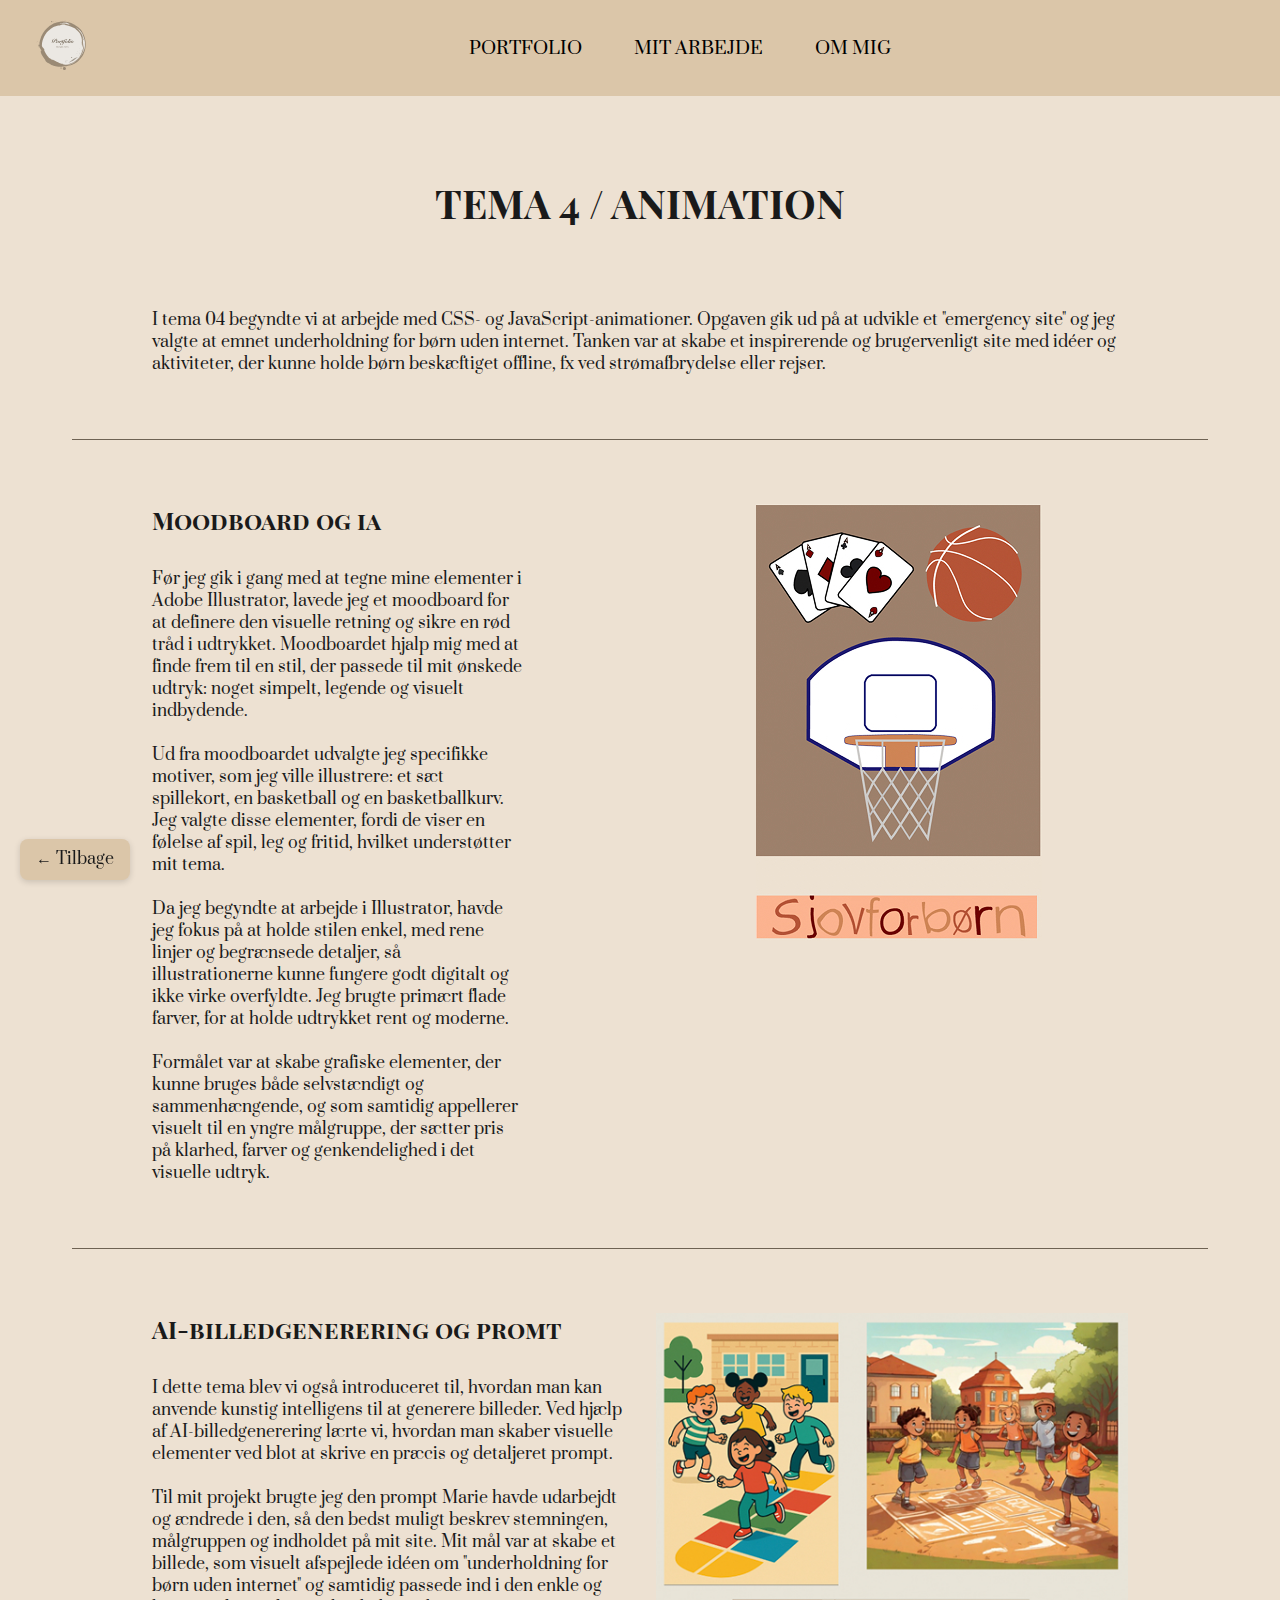
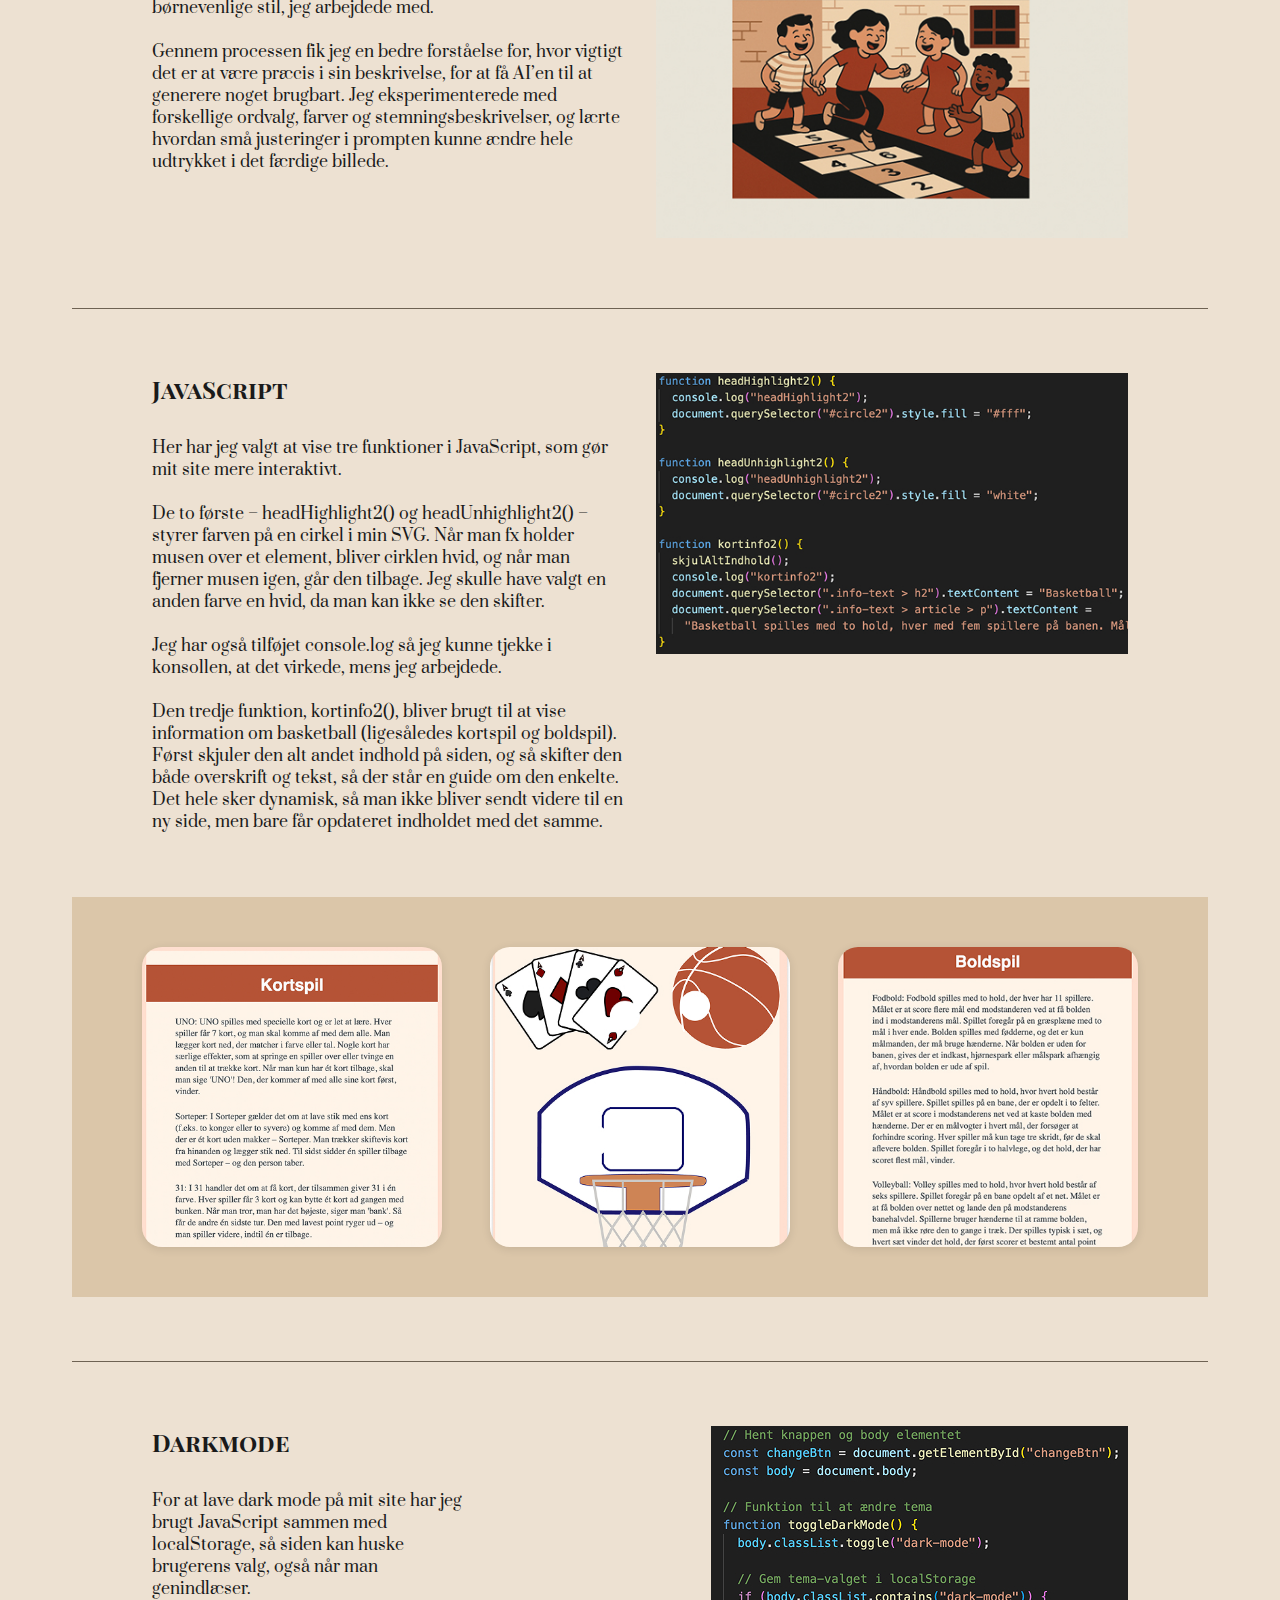
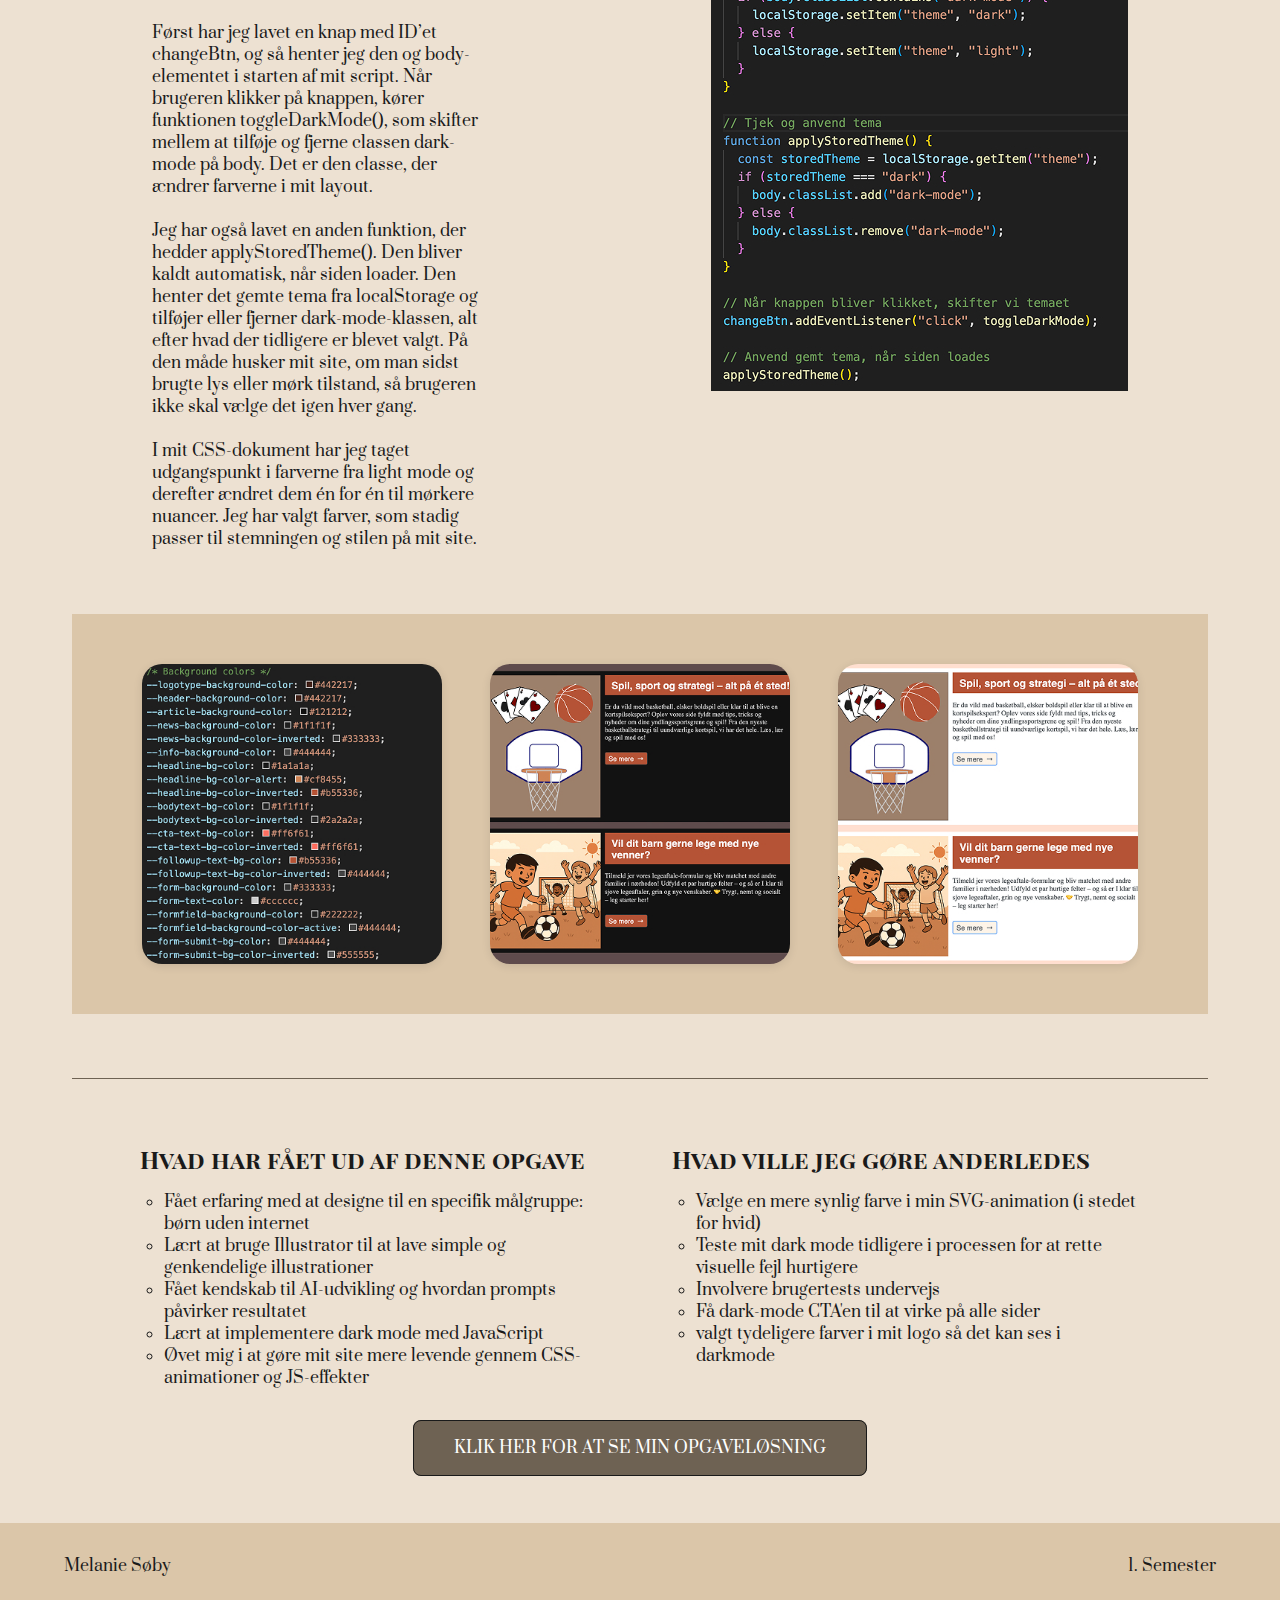
<file: tema04.html>
<!DOCTYPE html>
<html lang="en">
  <head>
    <meta charset="UTF-8" />
    <meta name="viewport" content="width=device-width, initial-scale=1.0" />
    <link rel="icon" type="image/svg+xml" href="svg/logo_2.svg" />
    <link rel="stylesheet" href="css/tema04.css" />
    <link rel="stylesheet" href="css/generel.css" />
    <title>Tema 04</title>
  </head>
  <body>
    <header>
      <div class="logo">
        <a href="index.html"> <img src="svg/logo_2.svg" alt="logo" /> </a>
      </div>

      <nav>
        <ul class="menu">
          <li><a href="index.html">PORTFOLIO</a></li>
          <li><a href="mitarbejde.html">MIT ARBEJDE</a></li>
          <li><a href="ommig.html">OM MIG</a></li>
        </ul>
        <div class="burger">
          <div class="line"></div>
          <div class="line"></div>
          <div class="line"></div>
        </div>
      </nav>
    </header>

    <main>
      <section class="container">
        <h1>TEMA 4 / ANIMATION</h1>
        <section class="content">
          <div class="text">
            <p>
              I tema 04 begyndte vi at arbejde med CSS- og JavaScript-animationer. Opgaven gik ud på at udvikle et "emergency site" og jeg valgte at emnet underholdning for børn uden internet. Tanken var at skabe et inspirerende og brugervenligt site
              med idéer og aktiviteter, der kunne holde børn beskæftiget offline, fx ved strømafbrydelse eller rejser.
            </p>
          </div>
        </section>
        <hr class="section-divider" />
      </section>

      <section class="container">
        <section class="content">
          <div class="text">
            <h2>Moodboard og ia</h2>
            <p>
              Før jeg gik i gang med at tegne mine elementer i Adobe Illustrator, lavede jeg et moodboard for at definere den visuelle retning og sikre en rød tråd i udtrykket. Moodboardet hjalp mig med at finde frem til en stil, der passede til mit
              ønskede udtryk: noget simpelt, legende og visuelt indbydende.
            </p>
            <br />
            <p>
              Ud fra moodboardet udvalgte jeg specifikke motiver, som jeg ville illustrere: et sæt spillekort, en basketball og en basketballkurv. Jeg valgte disse elementer, fordi de viser en følelse af spil, leg og fritid, hvilket understøtter mit
              tema.
            </p>
            <br />
            <p>
              Da jeg begyndte at arbejde i Illustrator, havde jeg fokus på at holde stilen enkel, med rene linjer og begrænsede detaljer, så illustrationerne kunne fungere godt digitalt og ikke virke overfyldte. Jeg brugte primært flade farver, for
              at holde udtrykket rent og moderne.
            </p>
            <br />
            <p>Formålet var at skabe grafiske elementer, der kunne bruges både selvstændigt og sammenhængende, og som samtidig appellerer visuelt til en yngre målgruppe, der sætter pris på klarhed, farver og genkendelighed i det visuelle udtryk.</p>
          </div>
          <div class="prototype">
            <img src="img/sfb.jpg" alt="Logo og SVG" />
          </div>
        </section>
        <hr class="section-divider" />
      </section>

      <section class="container">
        <section class="content">
          <div class="text">
            <h2>AI-billedgenerering og promt</h2>
            <p>
              I dette tema blev vi også introduceret til, hvordan man kan anvende kunstig intelligens til at generere billeder. Ved hjælp af AI-billedgenerering lærte vi, hvordan man skaber visuelle elementer ved blot at skrive en præcis og
              detaljeret prompt.
            </p>
            <br />
            <p>
              Til mit projekt brugte jeg den prompt Marie havde udarbejdt og ændrede i den, så den bedst muligt beskrev stemningen, målgruppen og indholdet på mit site. Mit mål var at skabe et billede, som visuelt afspejlede idéen om "underholdning
              for børn uden internet" og samtidig passede ind i den enkle og børnevenlige stil, jeg arbejdede med.
            </p>
            <br />
            <p>
              Gennem processen fik jeg en bedre forståelse for, hvor vigtigt det er at være præcis i sin beskrivelse, for at få AI’en til at generere noget brugbart. Jeg eksperimenterede med forskellige ordvalg, farver og stemningsbeskrivelser, og
              lærte hvordan små justeringer i prompten kunne ændre hele udtrykket i det færdige billede.
            </p>
          </div>
          <div class="image">
            <img src="img/born.jpg" alt="AI billeder" />
          </div>
        </section>
        <hr class="section-divider" />
      </section>

      <section class="container">
        <section class="content">
          <div class="text">
            <h2>JavaScript</h2>
            <p>Her har jeg valgt at vise tre funktioner i JavaScript, som gør mit site mere interaktivt.</p>
            <br />
            <p>
              De to første – headHighlight2() og headUnhighlight2() – styrer farven på en cirkel i min SVG. Når man fx holder musen over et element, bliver cirklen hvid, og når man fjerner musen igen, går den tilbage. Jeg skulle have valgt en anden
              farve en hvid, da man kan ikke se den skifter.
            </p>
            <br />
            <p>Jeg har også tilføjet console.log så jeg kunne tjekke i konsollen, at det virkede, mens jeg arbejdede.</p>
            <br />
            <p>
              Den tredje funktion, kortinfo2(), bliver brugt til at vise information om basketball (ligesåledes kortspil og boldspil). Først skjuler den alt andet indhold på siden, og så skifter den både overskrift og tekst, så der står en guide om
              den enkelte. Det hele sker dynamisk, så man ikke bliver sendt videre til en ny side, men bare får opdateret indholdet med det samme.
            </p>
          </div>
          <div class="image">
            <img src="img/js.jpg" alt="JavaScript eksempel" />
          </div>
        </section>

        <div class="js-image-row">
          <img src="img/b1.jpg" alt="Kortspil" />
          <img src="img/b2.jpg" alt="Basketball" />
          <img src="img/b3.jpg" alt="Boldspil" />
        </div>
        <hr class="section-divider" />
      </section>

      <section class="container">
        <section class="content">
          <div class="text">
            <h2>Darkmode</h2>
            <p>For at lave dark mode på mit site har jeg brugt JavaScript sammen med localStorage, så siden kan huske brugerens valg, også når man genindlæser.</p>
            <br />
            <p>
              Først har jeg lavet en knap med ID’et changeBtn, og så henter jeg den og body-elementet i starten af mit script. Når brugeren klikker på knappen, kører funktionen toggleDarkMode(), som skifter mellem at tilføje og fjerne classen
              dark-mode på body. Det er den classe, der ændrer farverne i mit layout.
            </p>
            <br />
            <p>
              Jeg har også lavet en anden funktion, der hedder applyStoredTheme(). Den bliver kaldt automatisk, når siden loader. Den henter det gemte tema fra localStorage og tilføjer eller fjerner dark-mode-klassen, alt efter hvad der tidligere er
              blevet valgt. På den måde husker mit site, om man sidst brugte lys eller mørk tilstand, så brugeren ikke skal vælge det igen hver gang.
            </p>
            <br />
            <p>I mit CSS-dokument har jeg taget udgangspunkt i farverne fra light mode og derefter ændret dem én for én til mørkere nuancer. Jeg har valgt farver, som stadig passer til stemningen og stilen på mit site.</p>
          </div>
          <div class="prototype">
            <img src="img/b4.jpg" alt="JavaScript eksempel" />
          </div>
        </section>

        <div class="js-image-row">
          <img src="img/b5.jpg" alt="JavaScript eksempel" />
          <img src="img/b6.jpg" alt="Darkmode" />
          <img src="img/b7.jpg" alt="Lightmode" />
        </div>
        <hr class="section-divider" />
      </section>

      <section class="refleksion-section">
        <div class="refleksion-container">
          <div class="colonne">
            <h2>Hvad har fået ud af denne opgave</h2>
            <ul>
              <li>Fået erfaring med at designe til en specifik målgruppe: børn uden internet</li>
              <li>Lært at bruge Illustrator til at lave simple og genkendelige illustrationer</li>
              <li>Fået kendskab til AI-udvikling og hvordan prompts påvirker resultatet</li>
              <li>Lært at implementere dark mode med JavaScript</li>
              <li>Øvet mig i at gøre mit site mere levende gennem CSS-animationer og JS-effekter</li>
            </ul>
          </div>
          <div class="colonne">
            <h2>Hvad ville jeg gøre anderledes</h2>
            <ul>
              <li>Vælge en mere synlig farve i min SVG-animation (i stedet for hvid)</li>
              <li>Teste mit dark mode tidligere i processen for at rette visuelle fejl hurtigere</li>
              <li>Involvere brugertests undervejs</li>
              <li>Få dark-mode CTA'en til at virke på alle sider</li>
              <li>valgt tydeligere farver i mit logo så det kan ses i darkmode</li>
            </ul>
          </div>
        </div>

        <div class="knap-wrapper">
          <a href="https://melaniesoby.dk/mmd/emergency-main/index.html" target="_blank" class="cta-knap">KLIK HER FOR AT SE MIN OPGAVELØSNING</a>
        </div>
      </section>

      <a href="mitarbejde.html" class="back-button">← Tilbage</a>
    </main>
    <footer class="footer">
      <p class="left">Melanie Søby</p>
      <p class="right">1. Semester</p>
    </footer>
    <script src="menu.js"></script>
  </body>
</html>
</file>
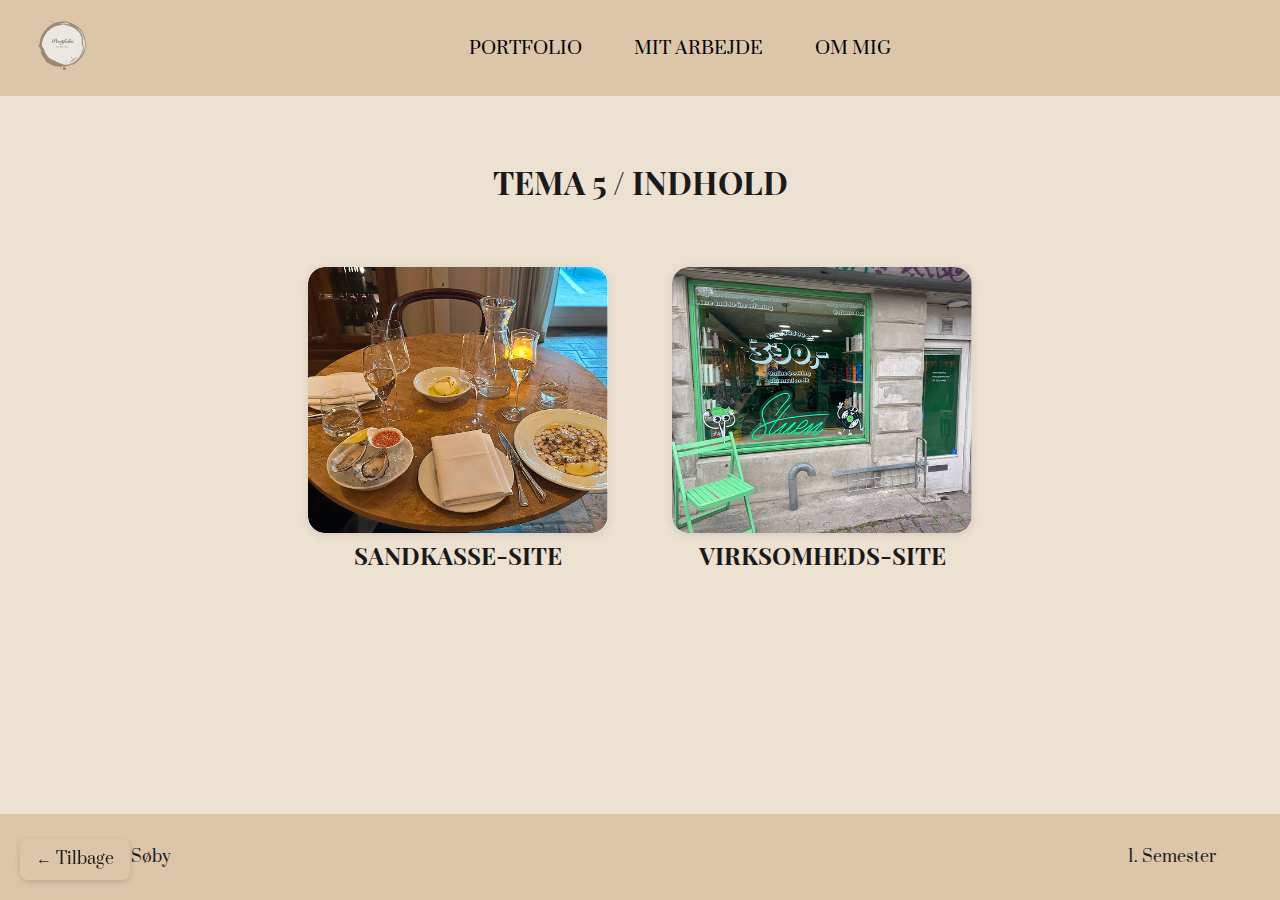
<file: tema05.html>
<!DOCTYPE html>
<html lang="en">
  <head>
    <meta charset="UTF-8" />
    <meta name="viewport" content="width=device-width, initial-scale=1.0" />
    <link rel="icon" type="image/svg+xml" href="svg/logo_2.svg" />
    <link rel="stylesheet" href="css/tema05.css" />
    <link rel="stylesheet" href="css/generel.css" />
    <title>Tema 05</title>
  </head>
  <body>
    <div class="page-wrapper">
      <header>
        <div class="logo">
          <a href="index.html"> <img src="svg/logo_2.svg" alt="logo" /> </a>
        </div>

        <nav>
          <ul class="menu">
            <li><a href="index.html">PORTFOLIO</a></li>
            <li><a href="mitarbejde.html">MIT ARBEJDE</a></li>
            <li><a href="ommig.html">OM MIG</a></li>
          </ul>
          <div class="burger">
            <div class="line"></div>
            <div class="line"></div>
            <div class="line"></div>
          </div>
        </nav>
      </header>
      <main>
        <h1>TEMA 5 / INDHOLD</h1>
        <div class="tema05">
          <div class="box">
            <a href="sandkasse.html">
              <img src="img/sandkasse.jpg" alt="Sandkasse-site" />
            </a>
            <h2>SANDKASSE-SITE</h2>
          </div>

          <div class="box">
            <a href="virksomhed.html">
              <img src="img/virksomhed.png" alt="Virksomheds-site" />
            </a>
            <h2>VIRKSOMHEDS-SITE</h2>
          </div>
        </div>
        <a href="mitarbejde.html" class="back-button">← Tilbage</a>
      </main>
    </div>

    <footer class="footer">
      <p class="left">Melanie Søby</p>
      <p class="right">1. Semester</p>
    </footer>
    <script src="menu.js"></script>
  </body>
</html>
</file>
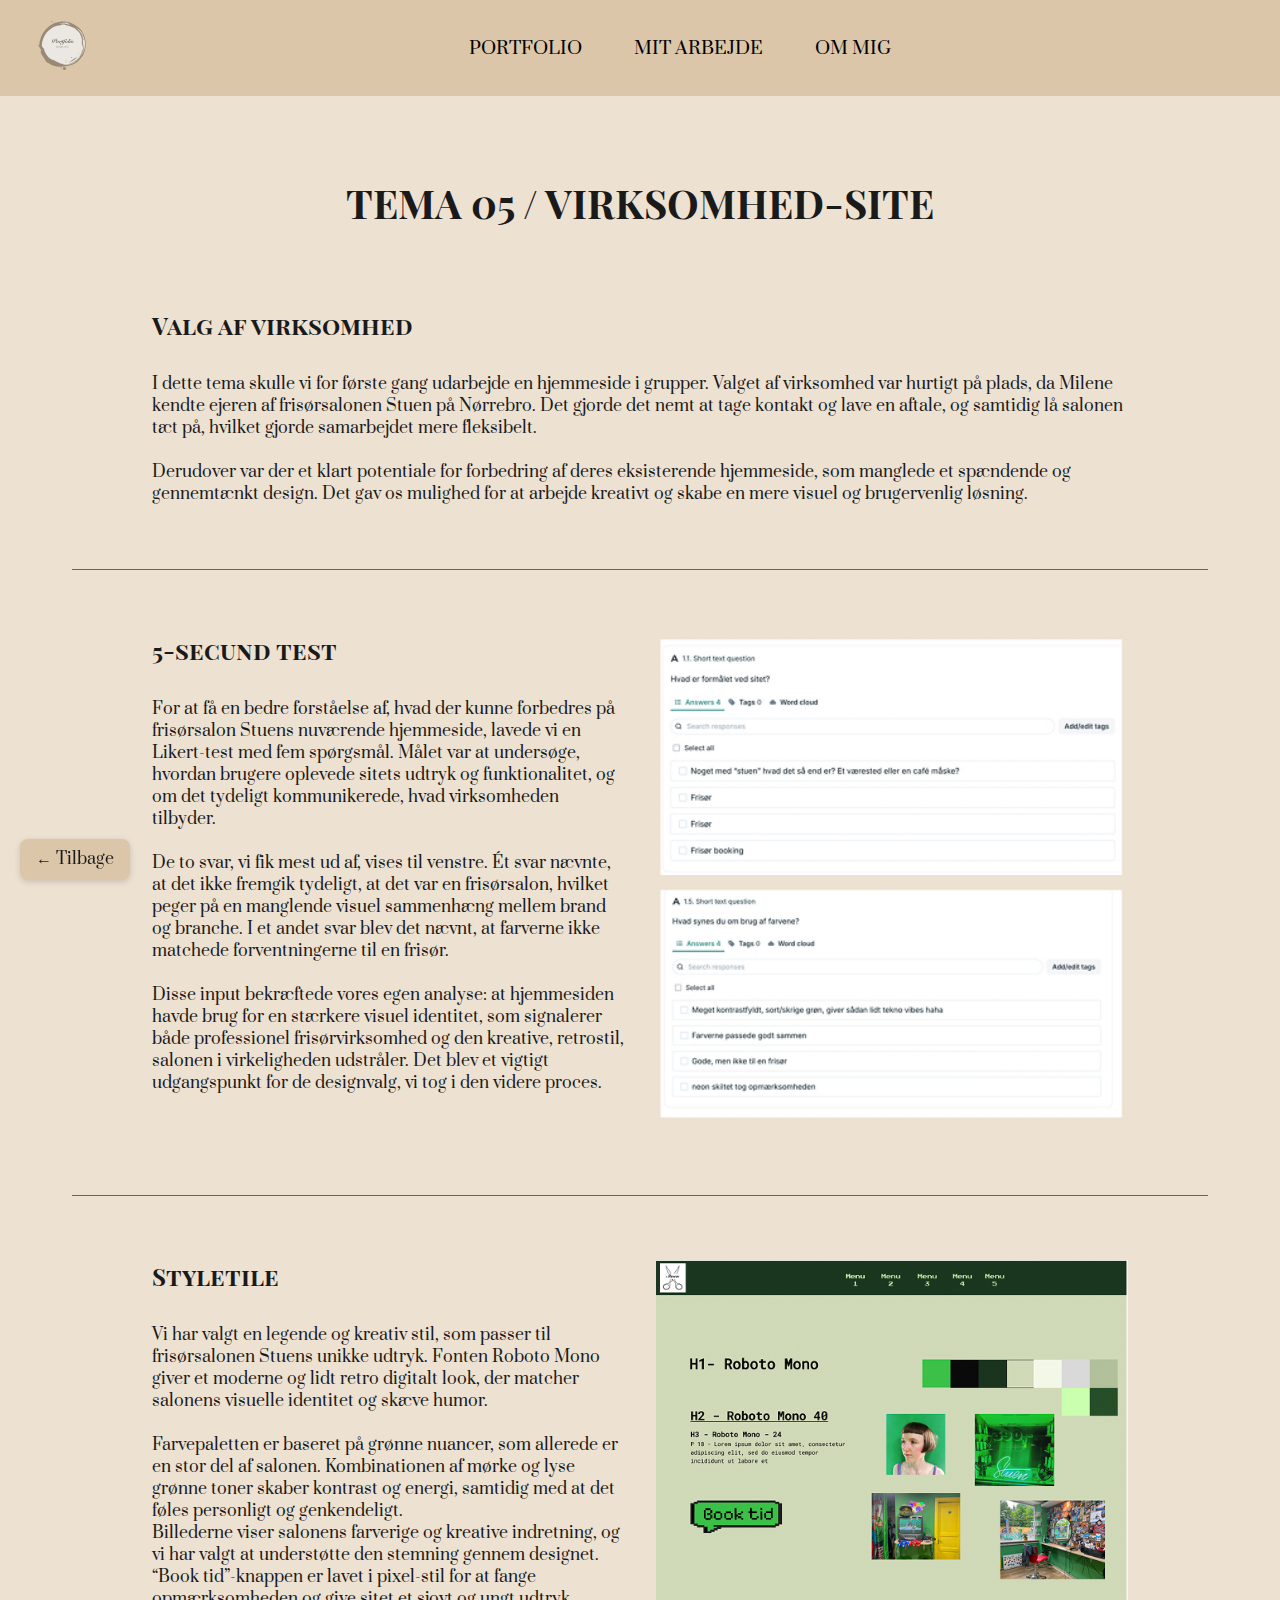
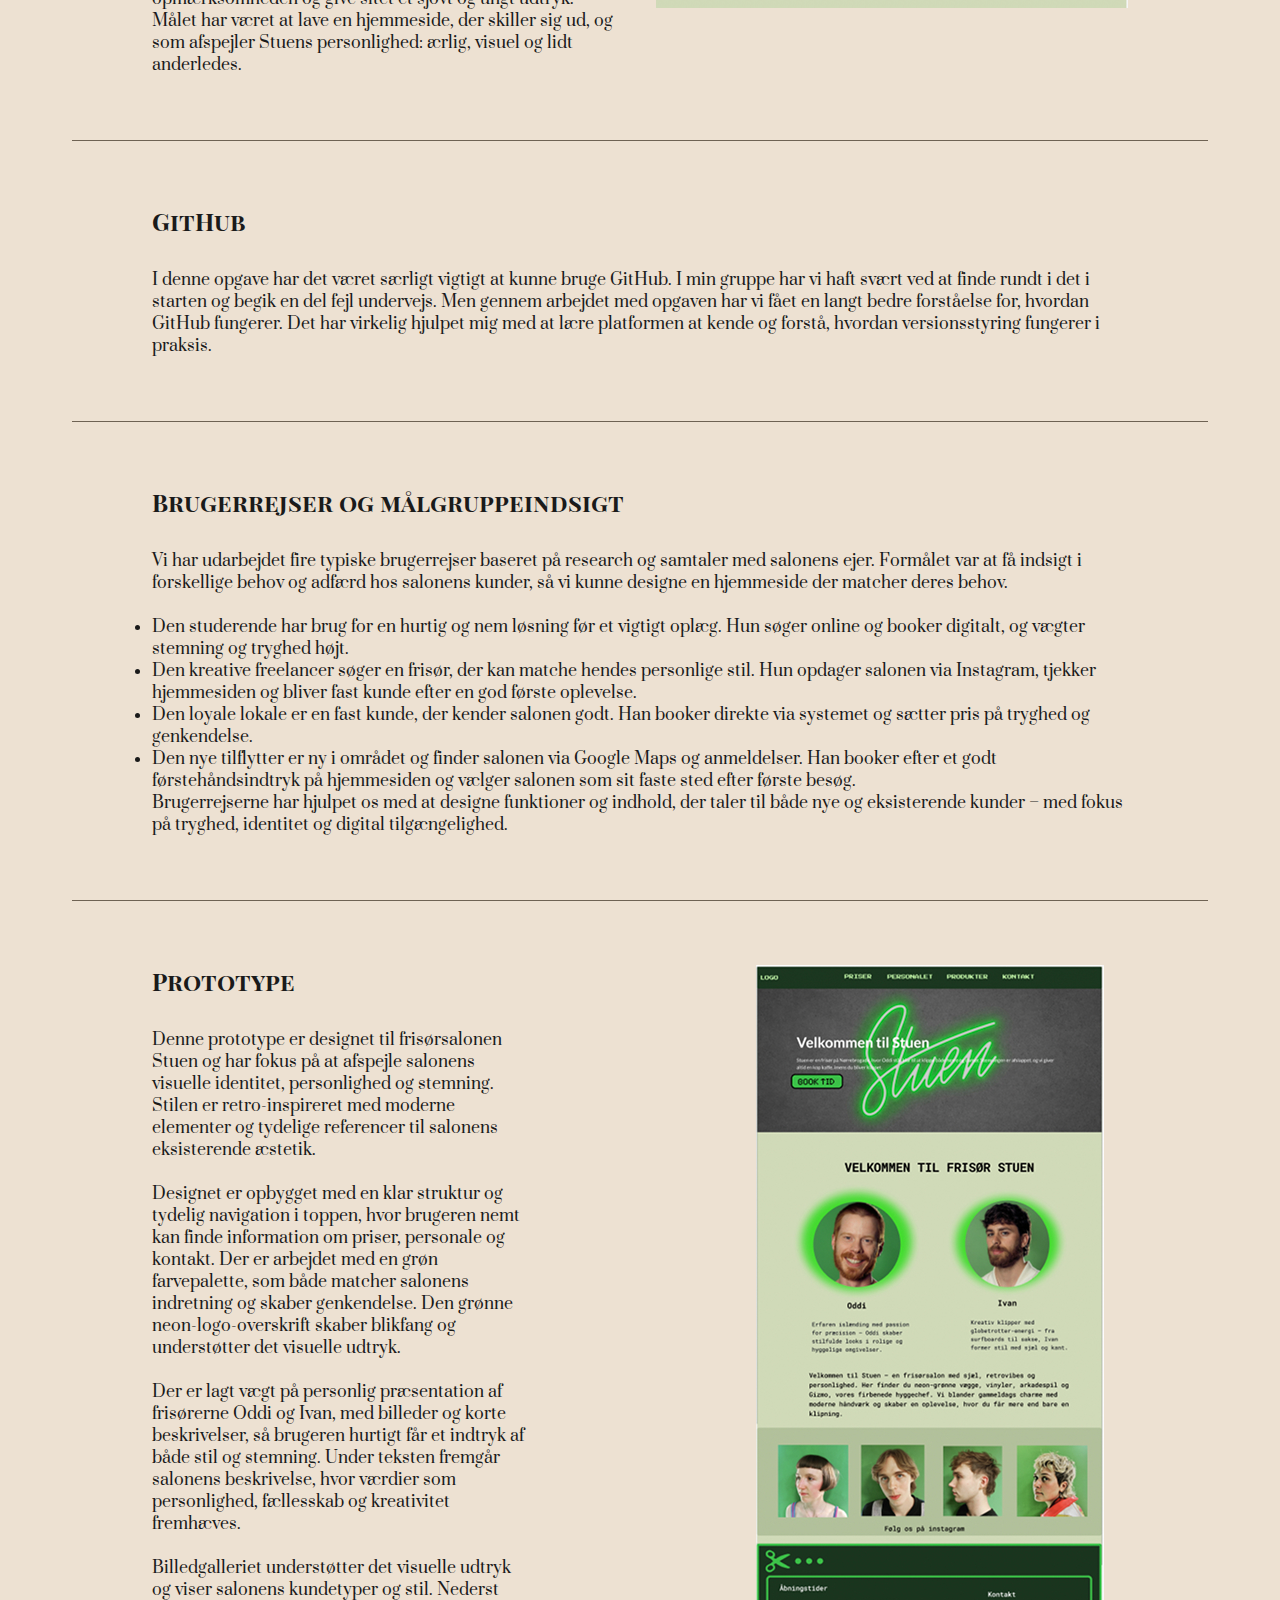
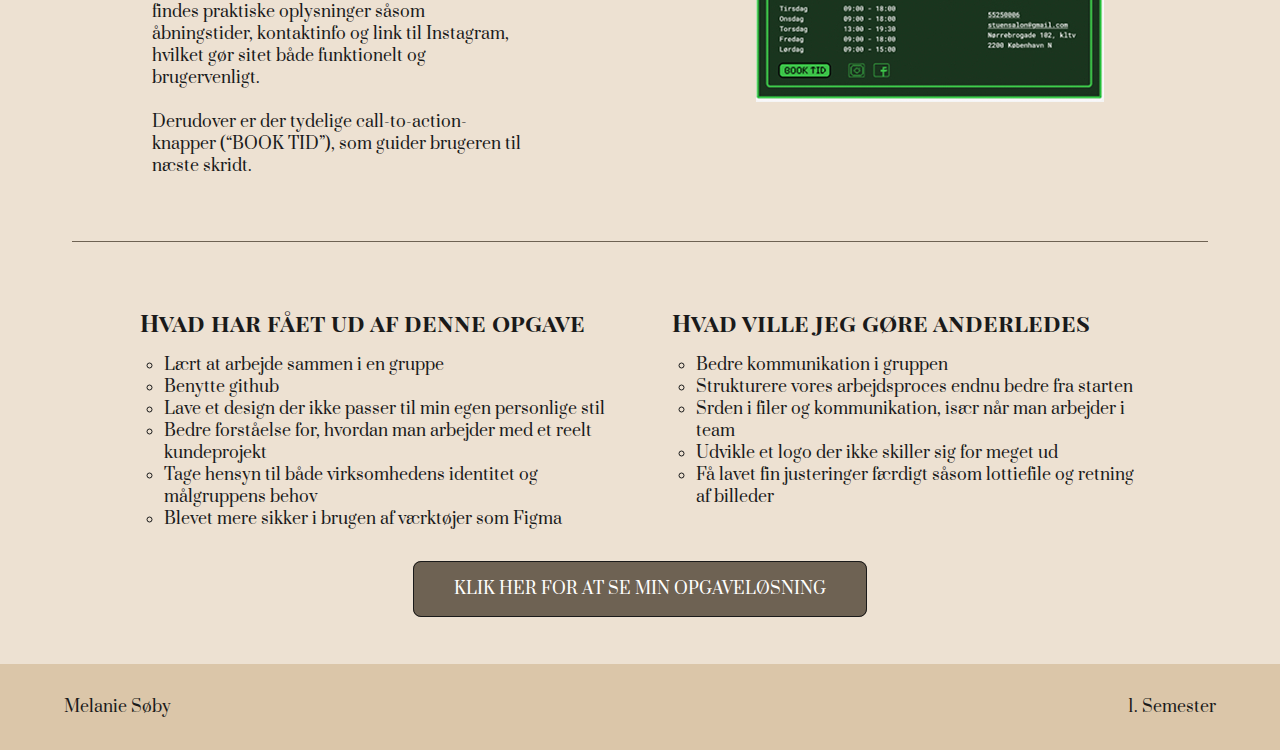
<file: virksomhed.html>
<!DOCTYPE html>
<html lang="en">
  <head>
    <meta charset="UTF-8" />
    <meta name="viewport" content="width=device-width, initial-scale=1.0" />
    <link rel="icon" type="image/svg+xml" href="svg/logo_2.svg" />
    <link rel="stylesheet" href="css/generel.css" />
    <link rel="stylesheet" href="css/virksomhed.css" />
    <title>Virksomheds-site</title>
  </head>
  <body>
    <header>
      <div class="logo">
        <a href="index.html"> <img src="svg/logo_2.svg" alt="logo" /> </a>
      </div>

      <nav>
        <ul class="menu">
          <li><a href="index.html">PORTFOLIO</a></li>
          <li><a href="mitarbejde.html">MIT ARBEJDE</a></li>
          <li><a href="ommig.html">OM MIG</a></li>
        </ul>
        <div class="burger">
          <div class="line"></div>
          <div class="line"></div>
          <div class="line"></div>
        </div>
      </nav>
    </header>
    <main>
      <section class="container">
        <h1>TEMA 05 / VIRKSOMHED-SITE</h1>
        <section class="content">
          <div class="text">
            <h2>Valg af virksomhed</h2>
            <p>
              I dette tema skulle vi for første gang udarbejde en hjemmeside i grupper. Valget af virksomhed var hurtigt på plads, da Milene kendte ejeren af frisørsalonen Stuen på Nørrebro. Det gjorde det nemt at tage kontakt og lave en aftale, og
              samtidig lå salonen tæt på, hvilket gjorde samarbejdet mere fleksibelt.
            </p>
            <br />
            <p>Derudover var der et klart potentiale for forbedring af deres eksisterende hjemmeside, som manglede et spændende og gennemtænkt design. Det gav os mulighed for at arbejde kreativt og skabe en mere visuel og brugervenlig løsning.</p>
          </div>
        </section>
        <hr class="section-divider" />
      </section>

      <section class="container">
        <section class="content">
          <div class="text">
            <h2>5-secund test</h2>
            <p>
              For at få en bedre forståelse af, hvad der kunne forbedres på frisørsalon Stuens nuværende hjemmeside, lavede vi en Likert-test med fem spørgsmål. Målet var at undersøge, hvordan brugere oplevede sitets udtryk og funktionalitet, og om
              det tydeligt kommunikerede, hvad virksomheden tilbyder.
            </p>
            <br />
            <p>
              De to svar, vi fik mest ud af, vises til venstre. Ét svar nævnte, at det ikke fremgik tydeligt, at det var en frisørsalon, hvilket peger på en manglende visuel sammenhæng mellem brand og branche. I et andet svar blev det nævnt, at
              farverne ikke matchede forventningerne til en frisør.
            </p>
            <br />
            <p>
              Disse input bekræftede vores egen analyse: at hjemmesiden havde brug for en stærkere visuel identitet, som signalerer både professionel frisørvirksomhed og den kreative, retrostil, salonen i virkeligheden udstråler. Det blev et vigtigt
              udgangspunkt for de designvalg, vi tog i den videre proces.
            </p>
          </div>
          <div class="image">
            <img src="img/5secund.jpg" alt="5-secund test" />
          </div>
        </section>
        <hr class="section-divider" />
      </section>

      <section class="container">
        <section class="content">
          <div class="text">
            <h2>Styletile</h2>
            <p>Vi har valgt en legende og kreativ stil, som passer til frisørsalonen Stuens unikke udtryk. Fonten Roboto Mono giver et moderne og lidt retro digitalt look, der matcher salonens visuelle identitet og skæve humor.</p>
            <br />
            <p>Farvepaletten er baseret på grønne nuancer, som allerede er en stor del af salonen. Kombinationen af mørke og lyse grønne toner skaber kontrast og energi, samtidig med at det føles personligt og genkendeligt.</p>
            Billederne viser salonens farverige og kreative indretning, og vi har valgt at understøtte den stemning gennem designet. “Book tid”-knappen er lavet i pixel-stil for at fange opmærksomheden og give sitet et sjovt og ungt udtryk.
            <p>Målet har været at lave en hjemmeside, der skiller sig ud, og som afspejler Stuens personlighed: ærlig, visuel og lidt anderledes.</p>
          </div>
          <div class="image">
            <img src="img/styletile5.jpg" alt="Styletile" />
          </div>
        </section>
        <hr class="section-divider" />
      </section>

      <section class="container">
        <section class="content">
          <div class="text">
            <h2>GitHub</h2>
            <p>
              I denne opgave har det været særligt vigtigt at kunne bruge GitHub. I min gruppe har vi haft svært ved at finde rundt i det i starten og begik en del fejl undervejs. Men gennem arbejdet med opgaven har vi fået en langt bedre forståelse
              for, hvordan GitHub fungerer. Det har virkelig hjulpet mig med at lære platformen at kende og forstå, hvordan versionsstyring fungerer i praksis.
            </p>
          </div>
        </section>
        <hr class="section-divider" />
      </section>

      <section class="container">
        <section class="content">
          <div class="text">
            <h2>Brugerrejser og målgruppeindsigt</h2>
            <p>Vi har udarbejdet fire typiske brugerrejser baseret på research og samtaler med salonens ejer. Formålet var at få indsigt i forskellige behov og adfærd hos salonens kunder, så vi kunne designe en hjemmeside der matcher deres behov.</p>
            <br />
            <ul>
              <li>Den studerende har brug for en hurtig og nem løsning før et vigtigt oplæg. Hun søger online og booker digitalt, og vægter stemning og tryghed højt.</li>
              <li>Den kreative freelancer søger en frisør, der kan matche hendes personlige stil. Hun opdager salonen via Instagram, tjekker hjemmesiden og bliver fast kunde efter en god første oplevelse.</li>
              <li>Den loyale lokale er en fast kunde, der kender salonen godt. Han booker direkte via systemet og sætter pris på tryghed og genkendelse.</li>
              <li>Den nye tilflytter er ny i området og finder salonen via Google Maps og anmeldelser. Han booker efter et godt førstehåndsindtryk på hjemmesiden og vælger salonen som sit faste sted efter første besøg.</li>
            </ul>
            <p>Brugerrejserne har hjulpet os med at designe funktioner og indhold, der taler til både nye og eksisterende kunder – med fokus på tryghed, identitet og digital tilgængelighed.</p>
          </div>
        </section>
        <hr class="section-divider" />
      </section>

      <section class="container">
        <section class="content">
          <div class="text">
            <h2>Prototype</h2>
            <p>
              Denne prototype er designet til frisørsalonen Stuen og har fokus på at afspejle salonens visuelle identitet, personlighed og stemning. Stilen er retro-inspireret med moderne elementer og tydelige referencer til salonens eksisterende
              æstetik.
            </p>
            <br />
            <p>
              Designet er opbygget med en klar struktur og tydelig navigation i toppen, hvor brugeren nemt kan finde information om priser, personale og kontakt. Der er arbejdet med en grøn farvepalette, som både matcher salonens indretning og skaber
              genkendelse. Den grønne neon-logo-overskrift skaber blikfang og understøtter det visuelle udtryk.
            </p>
            <br />
            <p>
              Der er lagt vægt på personlig præsentation af frisørerne Oddi og Ivan, med billeder og korte beskrivelser, så brugeren hurtigt får et indtryk af både stil og stemning. Under teksten fremgår salonens beskrivelse, hvor værdier som
              personlighed, fællesskab og kreativitet fremhæves.
            </p>
            <br />
            <p>Billedgalleriet understøtter det visuelle udtryk og viser salonens kundetyper og stil. Nederst findes praktiske oplysninger såsom åbningstider, kontaktinfo og link til Instagram, hvilket gør sitet både funktionelt og brugervenligt.</p>
            <br />
            <p>Derudover er der tydelige call-to-action-knapper (“BOOK TID”), som guider brugeren til næste skridt.</p>
          </div>
          <div class="prototype">
            <img src="img/prototype5.jpg" alt="Prototype" />
          </div>
        </section>
        <hr class="section-divider" />
      </section>

      <section class="refleksion-section">
        <div class="refleksion-container">
          <div class="colonne">
            <h2>Hvad har fået ud af denne opgave</h2>
            <ul>
              <li>Lært at arbejde sammen i en gruppe</li>
              <li>Benytte github</li>
              <li>Lave et design der ikke passer til min egen personlige stil</li>
              <li>Bedre forståelse for, hvordan man arbejder med et reelt kundeprojekt</li>
              <li>Tage hensyn til både virksomhedens identitet og målgruppens behov</li>
              <li>Blevet mere sikker i brugen af værktøjer som Figma</li>
            </ul>
          </div>
          <div class="colonne">
            <h2>Hvad ville jeg gøre anderledes</h2>
            <ul>
              <li>Bedre kommunikation i gruppen</li>
              <li>Strukturere vores arbejdsproces endnu bedre fra starten</li>
              <li>Srden i filer og kommunikation, især når man arbejder i team</li>
              <li>Udvikle et logo der ikke skiller sig for meget ud</li>
              <li>Få lavet fin justeringer færdigt såsom lottiefile og retning af billeder</li>
            </ul>
          </div>
        </div>

        <div class="knap-wrapper">
          <a href="https://melaniesoby.dk/mmd/Stuen1/index.html" target="_blank" class="cta-knap">KLIK HER FOR AT SE MIN OPGAVELØSNING</a>
        </div>
      </section>

      <a href="tema05.html" class="back-button">← Tilbage</a>
    </main>
    <footer class="footer">
      <p class="left">Melanie Søby</p>
      <p class="right">1. Semester</p>
    </footer>
    <script src="menu.js"></script>
  </body>
</html>
</file>
<file: css/mitarbejde.css>
.tema-menu {
  text-align: center;
  padding: 5rem 20rem;
}

.tema-menu h2 {
  font-size: 2rem;
  margin-bottom: 3rem;
  padding-bottom: 2rem;
}

.tema-buttons {
  display: flex;
  flex-wrap: wrap;
  gap: 2rem;
  justify-content: center;
}

.tema-box {
  background-color: #6e6253;
  color: #fff;
  padding: 1.2rem 2.5rem;
  border-radius: 1rem;
  text-decoration: none;
  font-size: 1rem;
  transition: transform 0.3s ease, box-shadow 0.3s ease;
  box-shadow: 0 2px 8px rgba(0, 0, 0, 0.1);
}

.tema-box:hover {
  transform: scale(1.05);
  box-shadow: 0 4px 16px rgba(0, 0, 0, 0.2);
}

@media (max-width: 480px) {
  .tema-menu {
    padding: 2rem 1rem;
  }

  .tema-buttons {
    flex-direction: column;
    align-items: center;
    gap: 1.5rem;
  }

  .tema-box {
    width: 80%;
    font-size: 1rem;
    text-align: center;
    padding: 1.2rem 1.5rem;
    word-break: break-word;
  }
}
</file>
<file: css/generel.css>
body {
  margin: 0;
  background-color: #ede1d2;
  color: #1a1a1a;
}

/*linje*/
.container {
  max-width: 1200px;
  margin: 0 auto;
  padding: 0 2rem;
}

.section-divider {
  border: none;
  border-top: 1px solid #6e6253;
  width: 100%;
  margin: 4rem 0;
}

.back-button {
  position: fixed;
  bottom: 20px;
  left: 20px;
  background-color: #dbc6a9;
  color: #1a1a1a;
  text-decoration: none;
  padding: 0.6rem 1rem;
  border-radius: 8px;
  box-shadow: 0 2px 6px rgba(0, 0, 0, 0.15);
  font-family: inherit;
  font-size: 1rem;
  transition: background-color 0.3s ease;
}

.back-button:hover {
  background-color: #cbb58f;
}

/*header*/

.refleksion-container {
  display: flex;
  justify-content: center;
  gap: 4rem;
  flex-wrap: wrap;
  max-width: 1000px;
  margin: 0 auto;
}

.colonne {
  flex: 1;
  min-width: 300px;
}

.colonne h2 {
  margin-bottom: 1rem;
}

.colonne ul {
  padding-left: 1.5rem;
  list-style: circle;
}

.knap-wrapper {
  text-align: center;
  margin-top: 3rem;
  margin-bottom: 4rem;
}

.cta-knap {
  background-color: #6e6253;
  color: #fff;
  padding: 1rem 2.5rem;
  text-decoration: none;
  border-radius: 8px;
  border: 1px solid #1a1a1a;
}

/* font */

@font-face {
  font-family: "tekst";
  src: url(../fonts/Prata/Prata-Regular.ttf);
}

@font-face {
  font-family: "overskrift";
  src: url(../fonts/PlayfairDisplaySC-Bold.ttf);
}

body {
  font-family: "tekst";
  letter-spacing: 0, 08em;
}

h1,
h2,
h3,
h4 {
  font-family: "overskrift";
}

h2 {
  margin-bottom: 2rem;
}

html,
body {
  height: 100%;
  margin: 0;
}

body {
  display: flex;
  flex-direction: column;
  min-height: 100vh;
}

.page-wrapper {
  flex: 1;
}

.footer {
  display: flex;
  justify-content: space-between;
  align-items: center;
  background-color: #dbc6a9;
  padding: 2rem;
}

.footer .left,
.footer .right {
  margin: 0;
  margin-left: 2rem;
  margin-right: 2rem;
}

/*burger*/

* {
  margin: 0;
  padding: 0;
  box-sizing: border-box;
}

header {
  display: flex;
  justify-content: space-between; /* Så logo og burger står i hver sin side */
  align-items: center;
  padding: 20px;
  background-color: #dbc6a9;
}

.logo img {
  width: 80px;
  height: 50px;
}

nav {
  display: flex;
  align-items: center;
  flex-grow: 1;
  justify-content: center; /* Centrerer nav-links på computer */
  position: relative;
}

.menu {
  display: flex;
  list-style: none;
  gap: 2rem;
}

.menu li a {
  display: block;
  padding: 10px;
  color: black;
  text-decoration: none;
  font-size: 1.1rem;
}

.menu a:hover {
  color: #6e6253;
}

/* BURGER MENU */
.burger {
  width: 30px;
  height: 20px;
  cursor: pointer;
  display: none;
  flex-direction: column;
  justify-content: space-between;
  margin-left: auto;
}

.burger .line {
  width: 100%;
  height: 2px;
  background-color: #333333;
  transition: 0.2s linear;
}

@media screen and (max-width: 800px) {
  .menu {
    display: none;
    flex-direction: column;
    align-items: flex-start;
    padding: 1rem 2rem;
    background-color: #dbc6a9;
    position: absolute;
    top: 80px;
    left: 0;
    width: 100%;
    box-shadow: 0 10px 10px rgba(0, 0, 0, 0.1);
    z-index: 10;
  }

  nav.active .menu {
    display: flex;
  }

  .burger {
    display: flex;
  }

  .burger.active .line:nth-child(1) {
    transform: rotate(45deg) translate(5px, 5px);
  }

  .burger.active .line:nth-child(2) {
    opacity: 0;
  }

  .burger.active .line:nth-child(3) {
    transform: rotate(-45deg) translate(5px, -5px);
  }

  .menu li {
    margin: 10px 0;
  }

  .menu li a {
    font-size: 1.3rem;
  }

  .site-footer {
    flex-direction: column;
    text-align: center;
  }

  .site-footer .left,
  .site-footer .right {
    width: 100%;
  }
}
</file>
<file: css/ommig.css>
.container {
  max-width: 1200px;
  margin: 2rem auto;
  padding: 0 2rem;
}

h1 {
  text-align: center;
  font-size: 2.5rem;
  margin-bottom: 5rem;
  margin-top: 5rem;
}

.content {
  display: flex;
  gap: 2rem;

  align-items: flex-start;
  margin-left: 5rem;
  margin-right: 5rem;
}

.color {
  background-color: #dbc6a9;
}

.text {
  flex: 1;
  min-width: 300px;
}

.image {
  flex: 1;
  min-width: 300px;
}

.image img {
  width: 100%;
  height: auto;
  border-radius: 40px;
  size: 60px;
}
.ue {
  margin-left: 12rem;
  margin-right: 12rem;
}

.job {
  max-width: 700px;
  margin: 3rem auto;
  text-align: center;

  color: #1a1a1a;
}

.job h2 {
  font-size: 1.3rem;
  margin-bottom: 0.5rem;
}

.period {
  font-style: italic;
  margin-bottom: 1rem;
}

h2 {
  text-align: center;
  margin-bottom: 5rem;
  margin-top: 5rem;
}

@media (max-width: 480px) {
  .content {
    flex-direction: column;
    margin-left: 1rem;
    margin-right: 1rem;
    gap: 1.5rem;
  }

  .text,
  .image {
    min-width: 100%;
  }

  .image img {
    width: 100%;
    height: auto;
    border-radius: 20px;
  }

  .ue {
    margin-left: 1rem;
    margin-right: 1rem;
  }

  .job {
    padding: 0 1rem;
    text-align: left;
  }

  h1,
  h2 {
    margin-top: 3rem;
    margin-bottom: 2rem;
  }
}
</file>
<file: css/sandkasse.css>
.container {
  max-width: 1200px;
  margin: 2rem auto;
  padding: 0 2rem;
}

h1 {
  text-align: center;
  font-size: 2.5rem;
  margin-bottom: 5rem;
  margin-top: 5rem;
}

.content {
  display: flex;
  gap: 2rem;
  flex-wrap: wrap;
  align-items: flex-start;
  margin-left: 5rem;
  margin-right: 5rem;
}

.color {
  background-color: #dbc6a9;
}

.text {
  flex: 1;
  min-width: 300px;
}

.image {
  flex: 1;
  min-width: 300px;
}

.image img {
  width: 100%;
  height: auto;
}

.prototype {
  flex: 1;
  margin-left: 200px;
}

.emne {
  display: block;
  margin: 2rem auto;
  width: 60%;
  height: auto;
}

@media (max-width: 480px) {
  .content {
    flex-direction: column;
    margin: 1rem;
    gap: 1.5rem;
  }

  .text,
  .image,
  .prototype {
    min-width: 100%;
    margin: 0;
  }

  .image img {
    width: 100%;
    height: auto;
  }

  .prototype {
    margin-left: 0;
  }

  .emne {
    width: 90%;
    display: block;
    margin: 2rem auto;
  }

  h1 {
    font-size: 2rem;
    margin-top: 3rem;
    margin-bottom: 2rem;
  }
  .colonne {
    max-width: 800px;
    margin: 0 auto;
    padding-left: 2rem;
    padding-right: 2rem;
  }
}
</file>
<file: css/tema02.css>
.container {
  max-width: 1200px;
  margin: 2rem auto;
  padding: 0 2rem;
}

h1 {
  text-align: center;
  font-size: 2.5rem;
  margin-bottom: 5rem;
  margin-top: 5rem;
}

.content {
  display: flex;
  gap: 2rem;

  align-items: flex-start;
  margin-left: 5rem;
  margin-right: 5rem;
}

.color {
  background-color: #dbc6a9;
}

.text {
  flex: 1;
  min-width: 300px;
}

.image {
  flex: 1;
  min-width: 300px;
}

.image img {
  width: 100%;
  height: auto;
}

.prototype {
  flex: 1;
  margin-left: 200px;
}

@media (max-width: 480px) {
  .content {
    flex-direction: column;
    margin: 1rem;
    gap: 1.5rem;
  }

  .text,
  .image,
  .prototype {
    min-width: 100%;
    margin: 0;
  }

  .image img {
    width: 100%;
    height: auto;
  }

  .prototype {
    margin-left: 0;
    margin-right: 0;
    display: flex;
    justify-content: center;
  }

  .prototype img {
    width: 100%;
    max-width: 350px;
    height: auto;
  }

  .emne {
    width: 90%;
    display: block;
    margin: 2rem auto;
  }

  h1 {
    font-size: 2rem;
    margin-top: 3rem;
    margin-bottom: 2rem;
  }

  .colonne {
    max-width: 800px;
    margin: 0 auto;
    padding-left: 2rem;
    padding-right: 2rem;
  }
}
</file>
<file: css/tema03.css>
.container {
  max-width: 1200px;
  margin: 2rem auto;
  padding: 0 2rem;
}

h1 {
  text-align: center;
  font-size: 2.5rem;
  margin-bottom: 5rem;
  margin-top: 5rem;
}

.content {
  display: flex;
  gap: 2rem;

  align-items: flex-start;
  margin-left: 5rem;
  margin-right: 5rem;
}

.color {
  background-color: #dbc6a9;
}

.text {
  flex: 1;
  min-width: 300px;
}

.image {
  flex: 1;
  min-width: 300px;
}

.image img {
  width: 100%;
  height: auto;
}

.prototype {
  flex: 1;
  margin-left: 200px;
}

@media (max-width: 480px) {
  .content {
    flex-direction: column;
    margin: 1rem;
    gap: 1.5rem;
  }

  .text,
  .image,
  .prototype {
    min-width: 100%;
    margin: 0;
  }

  .image img {
    width: 100%;
    height: auto;
  }

  .prototype {
    margin-left: 0;
    margin-right: 0;
    display: flex;
    justify-content: center;
  }

  .prototype img {
    width: 100%;
    max-width: 350px;
    height: auto;
  }

  .emne {
    width: 90%;
    display: block;
    margin: 2rem auto;
  }

  h1 {
    font-size: 2rem;
    margin-top: 3rem;
    margin-bottom: 2rem;
  }

  .colonne {
    max-width: 800px;
    margin: 0 auto;
    padding-left: 2rem;
    padding-right: 2rem;
  }
}
</file>
<file: css/tema04.css>
.container {
  max-width: 1200px;
  margin: 2rem auto;
  padding: 0 2rem;
}

h1 {
  text-align: center;
  font-size: 2.5rem;
  margin-bottom: 5rem;
  margin-top: 5rem;
}

.content {
  display: flex;
  gap: 2rem;
  flex-wrap: wrap;
  align-items: flex-start;
  margin-left: 5rem;
  margin-right: 5rem;
}

.color {
  background-color: #dbc6a9;
}

.text {
  flex: 1;
  min-width: 300px;
}

.image {
  flex: 1;
  min-width: 300px;
}

.image img {
  width: 100%;
  height: auto;
}

.prototype {
  flex: 1;
  margin-left: 200px;
}

/*js billeder*/
.js-image-row {
  background-color: #dbc6a9;
  display: flex;
  justify-content: center;
  align-items: flex-start;

  gap: 3rem;
  margin-top: 4rem;
  padding-top: 50px;
  padding-bottom: 50px;
}

.js-image-row img {
  width: 300px;
  height: 300px;
  object-fit: cover;
  box-shadow: 0 2px 10px rgba(0, 0, 0, 0.1);
  transition: transform 0.3s ease, box-shadow 0.3s ease;
  border-radius: 20px;
}

.js-image-row img:hover {
  transform: scale(1.05);
  box-shadow: 0 4px 16px rgba(0, 0, 0, 0.2);
}

@media (max-width: 480px) {
  .content {
    flex-direction: column;
    margin: 1rem;
    gap: 1.5rem;
  }

  .text,
  .image,
  .prototype {
    min-width: 100%;
    margin: 0;
  }

  .image img {
    width: 100%;
    height: auto;
  }

  .prototype {
    margin-left: 0;
    margin-right: 0;
    display: flex;
    justify-content: center;
  }

  .prototype img {
    width: 100%;
    max-width: 350px;
    height: auto;
  }

  .emne {
    width: 90%;
    display: block;
    margin: 2rem auto;
  }

  h1 {
    font-size: 2rem;
    margin-top: 3rem;
    margin-bottom: 2rem;
  }

  .colonne {
    max-width: 800px;
    margin: 0 auto;
    padding-left: 2rem;
    padding-right: 2rem;
  }

  .js-image-row {
    flex-direction: column;
    align-items: center;
    gap: 2rem;
    padding: 2rem 1rem;
  }

  .js-image-row img {
    width: 90%;
    height: auto;
    max-width: 300px;
  }
}
</file>
<file: css/tema05.css>
.tema05 {
  display: flex;
  justify-content: center;
  gap: 4rem;
  margin-top: 4rem;
}

.box {
  text-align: center;
}

.box img {
  width: 300px;
  height: auto;
  border-radius: 16px;
  box-shadow: 0 2px 10px rgba(0, 0, 0, 0.1);
}

.box p {
  margin-top: 1rem;
}

h1 {
  text-align: center;
  margin-top: 4rem;
  margin-bottom: 2rem;
}

@media (max-width: 600px) {
  .tema05 {
    flex-direction: column;
    align-items: center;
    gap: 2rem;
    padding: 0 1rem;
  }

  .box img {
    width: 90%;
    max-width: 320px;
  }

  .box p {
    padding: 0 1rem;
  }
}
</file>
<file: css/virksomhed.css>
.container {
  max-width: 1200px;
  margin: 2rem auto;
  padding: 0 2rem;
}

h1 {
  text-align: center;
  font-size: 2.5rem;
  margin-bottom: 5rem;
  margin-top: 5rem;
}

.content {
  display: flex;
  gap: 2rem;
  flex-wrap: wrap;
  align-items: flex-start;
  margin-left: 5rem;
  margin-right: 5rem;
}

.color {
  background-color: #dbc6a9;
}

.text {
  flex: 1;
  min-width: 300px;
}

.image {
  flex: 1;
  min-width: 300px;
}

.image img {
  width: 100%;
  height: auto;
}

.prototype {
  flex: 1;
  margin-left: 200px;
}

@media (max-width: 480px) {
  .content {
    flex-direction: column;
    margin: 1rem;
    gap: 1.5rem;
  }

  .text,
  .image,
  .prototype {
    min-width: 100%;
    margin: 0;
  }

  .image img {
    width: 100%;
    height: auto;
  }

  .prototype {
    margin-left: 0;
    margin-right: 0;
    display: flex;
    justify-content: center;
  }

  .prototype img {
    width: 100%;
    max-width: 350px;
    height: auto;
  }

  .emne {
    width: 90%;
    display: block;
    margin: 2rem auto;
  }

  h1 {
    font-size: 2rem;
    margin-top: 3rem;
    margin-bottom: 2rem;
  }

  .colonne {
    max-width: 800px;
    margin: 0 auto;
    padding-left: 2rem;
    padding-right: 2rem;
  }
}
</file>
